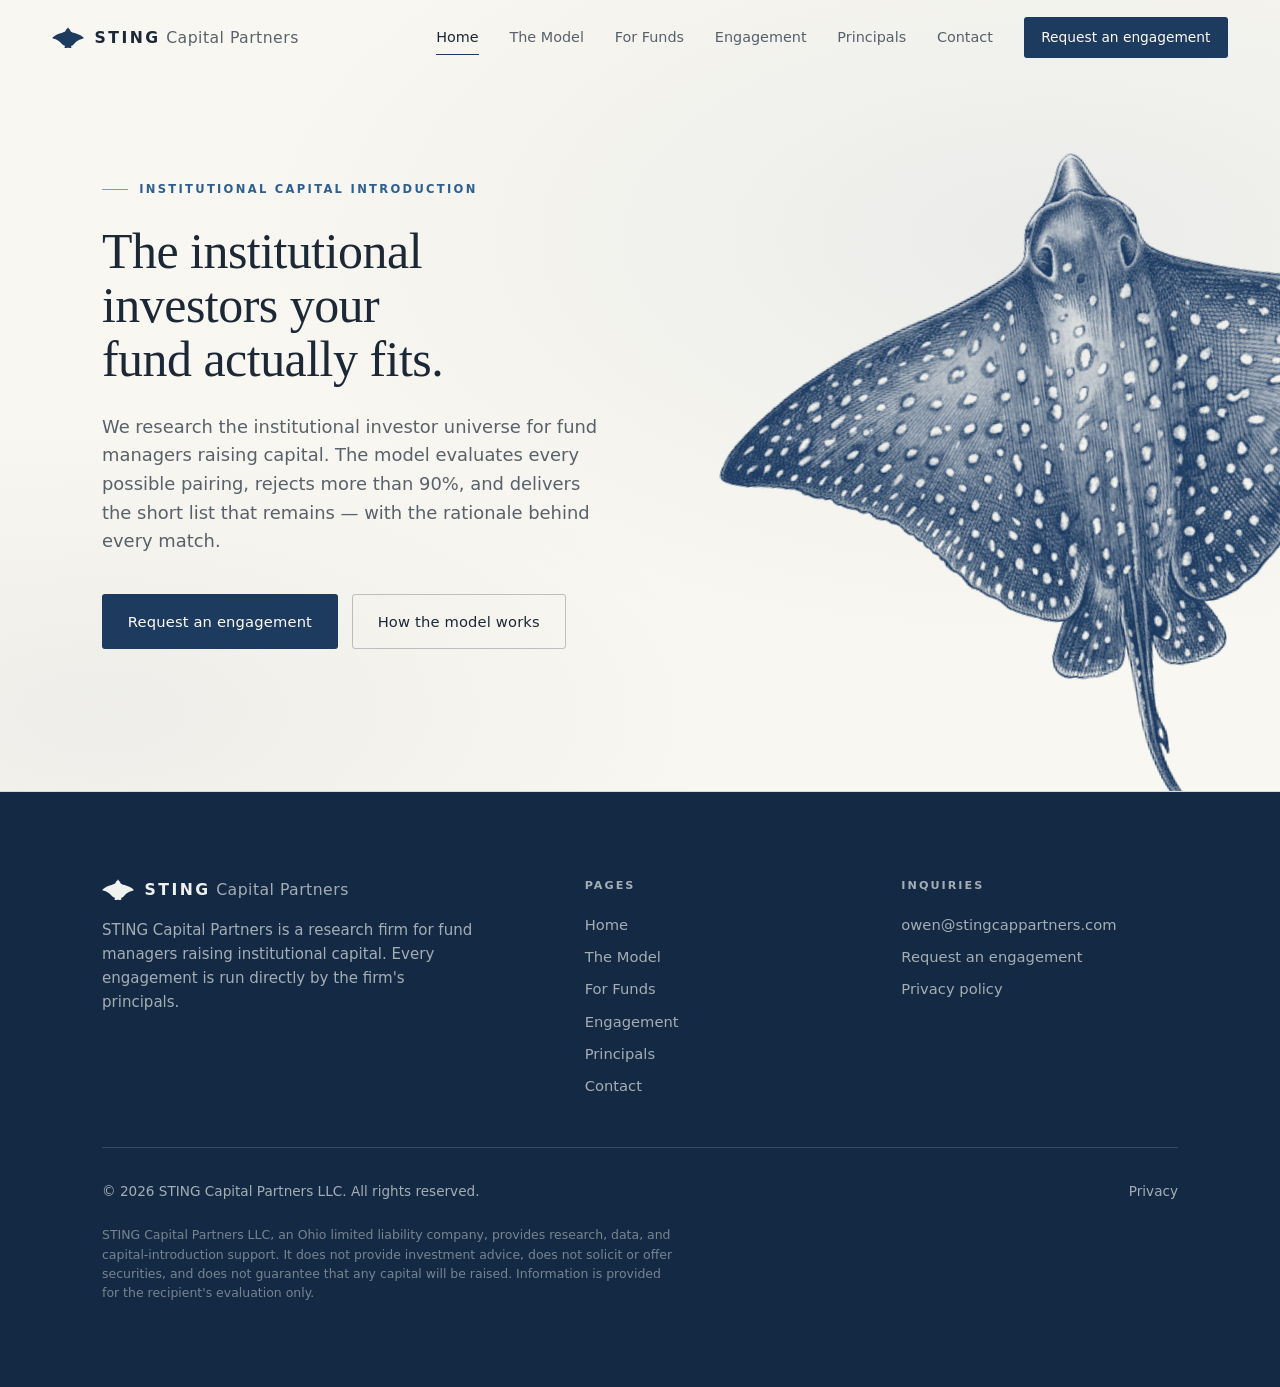
<file: index.html>
<!DOCTYPE html>
<html lang="en">
<head>
<meta charset="UTF-8" />
<meta name="viewport" content="width=device-width, initial-scale=1.0" />
<title>STING Capital Partners | Institutional Capital Introduction</title>
<meta name="description" content="STING Capital Partners is a research firm for fund managers raising institutional capital. Our model evaluates every possible fund-to-investor pairing, rejects more than 90%, and delivers a short, individualized report of the institutions your fund fits." />
<meta http-equiv="Content-Security-Policy" content="default-src 'self'; script-src 'self'; style-src 'self' 'unsafe-inline' https://fonts.googleapis.com; font-src https://fonts.gstatic.com; img-src 'self' data:; connect-src https://api.web3forms.com; form-action https://api.web3forms.com; base-uri 'none'; object-src 'none'; frame-ancestors 'none'" />
<meta name="referrer" content="strict-origin-when-cross-origin" />
<meta name="theme-color" content="#f9f7f1" />
<link rel="canonical" href="https://stingcapitalpartners.com/" />
<meta name="robots" content="index, follow, max-image-preview:large, max-snippet:-1" />
<meta property="og:type" content="website" />
<meta property="og:site_name" content="STING Capital Partners" />
<meta property="og:title" content="STING Capital Partners — Institutional Capital Introduction" />
<meta property="og:description" content="A research firm for fund managers raising institutional capital. Every possible pairing evaluated; more than 90% rejected; one individualized report." />
<meta property="og:url" content="https://stingcapitalpartners.com/" />
<meta property="og:image" content="https://stingcapitalpartners.com/og-image.png" />
<meta property="og:image:width" content="1200" />
<meta property="og:image:height" content="630" />
<meta name="twitter:card" content="summary_large_image" />
<meta name="twitter:title" content="STING Capital Partners — Institutional Capital Introduction" />
<meta name="twitter:description" content="A research firm for fund managers raising institutional capital. Every possible pairing evaluated; one individualized report." />
<meta name="twitter:image" content="https://stingcapitalpartners.com/og-image.png" />
<script type="application/ld+json">{"@context":"https://schema.org","@graph":[{"@type":"Organization","@id":"https://stingcapitalpartners.com/#organization","name":"STING Capital Partners","legalName":"STING Capital Partners LLC","url":"https://stingcapitalpartners.com/","logo":"https://stingcapitalpartners.com/og-image.png","image":"https://stingcapitalpartners.com/og-image.png","email":"owen@stingcappartners.com","description":"Research firm for fund managers raising institutional capital: individualized reports matching funds to the institutional investors and programs they fit.","foundingDate":"2026","address":{"@type":"PostalAddress","addressRegion":"Ohio","addressCountry":"US"},"areaServed":"US","founder":[{"@type":"Person","name":"James Ingle","jobTitle":"Founding Partner","alumniOf":{"@type":"CollegeOrUniversity","name":"Massachusetts Institute of Technology"},"sameAs":"https://www.linkedin.com/in/james-ingle/"},{"@type":"Person","name":"Owen Strayer","jobTitle":"Founding Partner","alumniOf":{"@type":"CollegeOrUniversity","name":"Boston College"},"sameAs":"https://www.linkedin.com/in/owen-strayer-7284a6393/"}]},{"@type":"WebSite","@id":"https://stingcapitalpartners.com/#website","url":"https://stingcapitalpartners.com/","name":"STING Capital Partners","publisher":{"@id":"https://stingcapitalpartners.com/#organization"}}]}</script>
<link rel="icon" href="favicon.svg" type="image/svg+xml" />
<link rel="preload" as="image" href="eagle-ray.webp" />
<link rel="preconnect" href="https://fonts.googleapis.com" />
<link rel="preconnect" href="https://fonts.gstatic.com" crossorigin />
<link href="https://fonts.googleapis.com/css2?family=Newsreader:opsz,wght@6..72,400..600&family=Inter:wght@400;500;600&display=swap" rel="stylesheet" />
<link rel="stylesheet" href="styles.css" />
</head>
<body>

<!-- ================= NAV ================= -->
<header class="nav" id="nav">
  <a class="brand" href="index.html" aria-label="STING Capital Partners — home">
    <svg viewBox="0 0 240 157" fill="currentColor" aria-hidden="true"><path d="M 116.3 4.9 C 116.6 6, 110.8 14.4, 107 18.6 C 104.5 21.3, 103 24.1, 102.5 26.7 C 101.3 34, 93.4 38.5, 71.8 44.5 C 43.3 52.4, 20.9 63.2, 8.7 74.8 C -0.4 83.5, 0.7 85.8, 14.8 88.5 C 19.4 89.4, 25.1 91.2, 27.7 92.5 C 30.2 93.9, 32.9 95, 33.6 95 C 34.3 95, 35 95.3, 35.2 95.8 C 35.4 96.2, 39.3 98.4, 44 100.8 C 53.5 105.6, 56.9 108.4, 65.3 118.5 C 74.3 129.3, 86.6 138.3, 95.3 140.4 L 98 141 96 145.1 C 94.7 147.6, 94 150.5, 94.2 152.8 L 94.5 156.5 104.2 156.8 L 113.8 157.1 114.8 154.3 L 115.8 151.5 115.9 154.3 C 116 156.7, 116.4 157, 119.5 157 C 122.8 157, 123.5 156.3, 123.1 153.3 C 122.8 150.9, 124.8 152, 125.4 154.5 C 126 156.9, 126.3 157, 134.4 157 C 146 157, 148.5 154.1, 143.9 145.6 C 142.8 143.5, 142 141.7, 142.2 141.6 C 142.4 141.5, 144.4 140.8, 146.8 140.1 C 154.6 137.9, 159.2 134.1, 175.7 116.2 C 182.2 109.2, 184 107.8, 190.6 104.6 C 192.3 103.8, 194.2 102.4, 195 101.6 C 195.7 100.7, 197 100, 197.9 100 C 198.9 100, 200.5 99.3, 201.6 98.5 C 205.5 95.4, 212.9 92.5, 228 87.9 C 239.3 84.5, 240.1 83, 233.7 76.2 C 222.5 64.4, 199.2 52.9, 169.3 44.4 C 144.2 37.3, 137 33, 137 25.3 C 137 23.6, 135.5 21.3, 132.5 18.3 C 130 15.9, 126.8 11.7, 125.5 8.9 C 122.2 2.5, 120.1 2.3, 120.8 8.5 C 121.2 12.6, 121.1 13, 119.1 13 C 117.4 13, 117 12.5, 117.4 11.3 C 119.1 5.6, 119.1 4.3, 117.6 4.3 C 116.8 4.3, 116.2 4.6, 116.3 4.9" fill-rule="evenodd"/></svg>
    <b><span class="bm">STING</span> <span class="sub">Capital Partners</span></b>
  </a>
  <nav class="nav-links" id="navLinks" aria-label="Primary">
    <a data-page="index.html" href="index.html">Home</a>
    <a data-page="model.html" href="model.html">The Model</a>
    <a data-page="for-funds.html" href="for-funds.html">For Funds</a>
    <a data-page="engagement.html" href="engagement.html">Engagement</a>
    <a data-page="principals.html" href="principals.html">Principals</a>
    <a data-page="contact.html" href="contact.html">Contact</a>
    <a class="nav-cta" href="contact.html">Request an engagement</a>
  </nav>
  <button class="nav-toggle" id="navToggle" aria-label="Open menu" aria-expanded="false" aria-controls="navLinks">
    <span></span><span></span>
  </button>
</header>

<main>

<!-- ================= HERO ================= -->
<section class="hero">
  <div class="hero-glow" aria-hidden="true"></div>
  <div class="wrap hero-inner">
    <div class="hero-copy">
      <p class="eyebrow reveal">Institutional Capital Introduction</p>
      <h1 class="reveal d1">The institutional investors your fund actually fits.</h1>
      <p class="lead reveal d2">We research the institutional investor universe for fund managers raising capital. The model evaluates every possible pairing, rejects more than 90%, and delivers the short list that remains — with the rationale behind every match.</p>
      <div class="hero-actions reveal d3">
        <a class="btn btn--solid" href="contact.html">Request an engagement</a>
        <a class="btn btn--ghost" href="model.html">How the model works</a>
      </div>
    </div>
  </div>
  <figure class="hero-fig" aria-hidden="true">
    <img src="eagle-ray.webp" width="544" height="492" alt="" />
  </figure>
</section>

</main>

<!-- ================= FOOTER ================= -->
<footer class="footer">
  <div class="wrap">
    <div class="footer-top">
      <div>
        <div class="brand">
          <svg viewBox="0 0 240 157" fill="currentColor" aria-hidden="true"><path d="M 116.3 4.9 C 116.6 6, 110.8 14.4, 107 18.6 C 104.5 21.3, 103 24.1, 102.5 26.7 C 101.3 34, 93.4 38.5, 71.8 44.5 C 43.3 52.4, 20.9 63.2, 8.7 74.8 C -0.4 83.5, 0.7 85.8, 14.8 88.5 C 19.4 89.4, 25.1 91.2, 27.7 92.5 C 30.2 93.9, 32.9 95, 33.6 95 C 34.3 95, 35 95.3, 35.2 95.8 C 35.4 96.2, 39.3 98.4, 44 100.8 C 53.5 105.6, 56.9 108.4, 65.3 118.5 C 74.3 129.3, 86.6 138.3, 95.3 140.4 L 98 141 96 145.1 C 94.7 147.6, 94 150.5, 94.2 152.8 L 94.5 156.5 104.2 156.8 L 113.8 157.1 114.8 154.3 L 115.8 151.5 115.9 154.3 C 116 156.7, 116.4 157, 119.5 157 C 122.8 157, 123.5 156.3, 123.1 153.3 C 122.8 150.9, 124.8 152, 125.4 154.5 C 126 156.9, 126.3 157, 134.4 157 C 146 157, 148.5 154.1, 143.9 145.6 C 142.8 143.5, 142 141.7, 142.2 141.6 C 142.4 141.5, 144.4 140.8, 146.8 140.1 C 154.6 137.9, 159.2 134.1, 175.7 116.2 C 182.2 109.2, 184 107.8, 190.6 104.6 C 192.3 103.8, 194.2 102.4, 195 101.6 C 195.7 100.7, 197 100, 197.9 100 C 198.9 100, 200.5 99.3, 201.6 98.5 C 205.5 95.4, 212.9 92.5, 228 87.9 C 239.3 84.5, 240.1 83, 233.7 76.2 C 222.5 64.4, 199.2 52.9, 169.3 44.4 C 144.2 37.3, 137 33, 137 25.3 C 137 23.6, 135.5 21.3, 132.5 18.3 C 130 15.9, 126.8 11.7, 125.5 8.9 C 122.2 2.5, 120.1 2.3, 120.8 8.5 C 121.2 12.6, 121.1 13, 119.1 13 C 117.4 13, 117 12.5, 117.4 11.3 C 119.1 5.6, 119.1 4.3, 117.6 4.3 C 116.8 4.3, 116.2 4.6, 116.3 4.9" fill-rule="evenodd"/></svg>
          <b><span class="bm">STING</span> <span class="sub">Capital Partners</span></b>
        </div>
        <p class="footer-blurb">STING Capital Partners is a research firm for fund managers raising institutional capital. Every engagement is run directly by the firm's principals.</p>
      </div>
      <div class="footer-col">
        <h4>Pages</h4>
        <a href="index.html">Home</a>
        <a href="model.html">The Model</a>
        <a href="for-funds.html">For Funds</a>
        <a href="engagement.html">Engagement</a>
        <a href="principals.html">Principals</a>
        <a href="contact.html">Contact</a>
      </div>
      <div class="footer-col">
        <h4>Inquiries</h4>
        <a href="mailto:owen@stingcappartners.com">owen@stingcappartners.com</a>
        <a href="contact.html">Request an engagement</a>
        <a href="privacy.html">Privacy policy</a>
      </div>
    </div>
    <div class="footer-bot">
      <span class="copy">© <span id="year">2026</span> STING Capital Partners LLC. All rights reserved.</span>
      <a class="copy" href="privacy.html">Privacy</a>
    </div>
    <p class="disclaimer">STING Capital Partners LLC, an Ohio limited liability company, provides research, data, and capital-introduction support. It does not provide investment advice, does not solicit or offer securities, and does not guarantee that any capital will be raised. Information is provided for the recipient's evaluation only.</p>
  </div>
</footer>

<script src="main.js"></script>
</body>
</html>
</file>
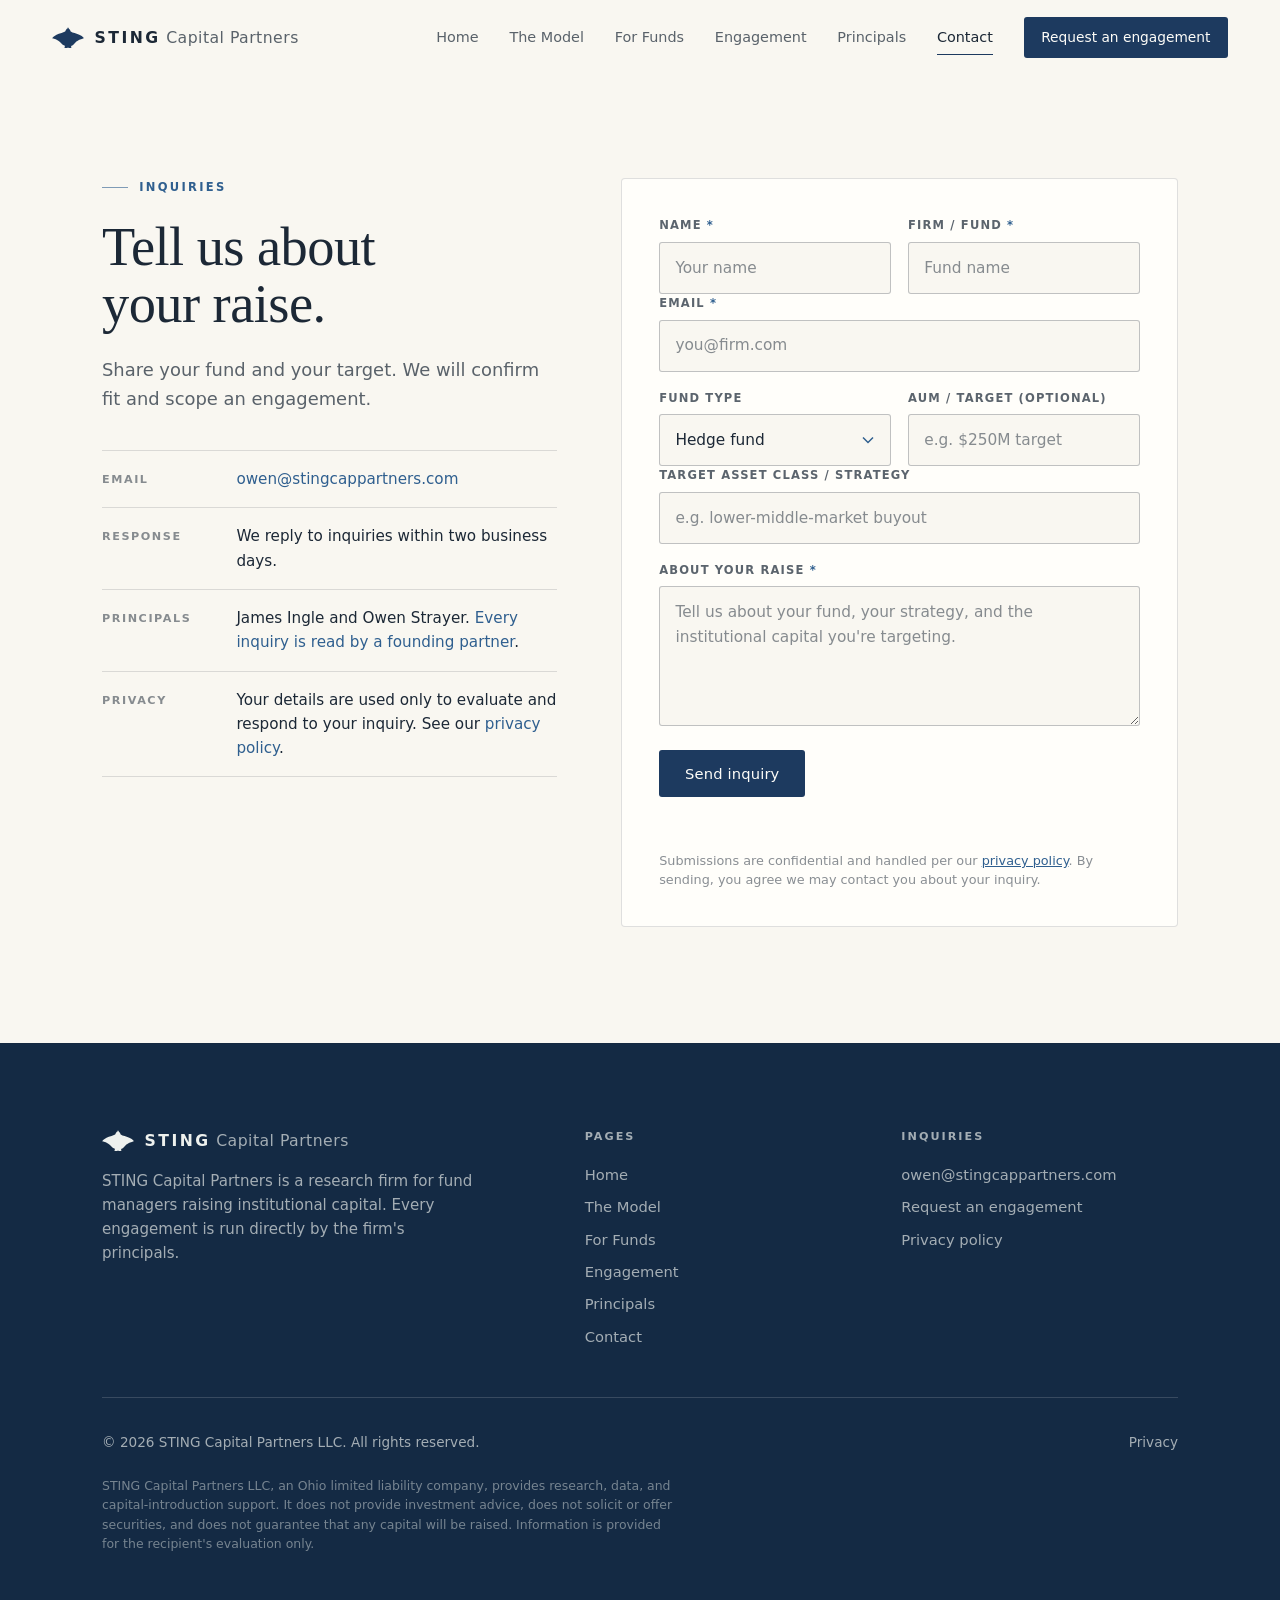
<file: contact.html>
<!DOCTYPE html>
<html lang="en">
<head>
<meta charset="UTF-8" />
<meta name="viewport" content="width=device-width, initial-scale=1.0" />
<title>Contact | STING Capital Partners</title>
<meta name="description" content="Tell us about your fund and your target raise. We will confirm fit and scope an engagement. Submissions are confidential." />
<meta http-equiv="Content-Security-Policy" content="default-src 'self'; script-src 'self'; style-src 'self' 'unsafe-inline' https://fonts.googleapis.com; font-src https://fonts.gstatic.com; img-src 'self' data:; connect-src https://api.web3forms.com; form-action https://api.web3forms.com; base-uri 'none'; object-src 'none'; frame-ancestors 'none'" />
<meta name="referrer" content="strict-origin-when-cross-origin" />
<meta name="theme-color" content="#f9f7f1" />
<link rel="canonical" href="https://stingcapitalpartners.com/contact" />
<meta name="robots" content="index, follow, max-image-preview:large, max-snippet:-1" />
<meta property="og:type" content="website" />
<meta property="og:site_name" content="STING Capital Partners" />
<meta property="og:title" content="Contact — STING Capital Partners" />
<meta property="og:description" content="Tell us about your fund and your target raise. We will confirm fit and scope an engagement." />
<meta property="og:url" content="https://stingcapitalpartners.com/contact" />
<meta property="og:image" content="https://stingcapitalpartners.com/og-image.png" />
<meta property="og:image:width" content="1200" />
<meta property="og:image:height" content="630" />
<meta name="twitter:card" content="summary_large_image" />
<meta name="twitter:title" content="Contact — STING Capital Partners" />
<meta name="twitter:description" content="Tell us about your fund and your target raise. Every inquiry is read by a founding partner." />
<meta name="twitter:image" content="https://stingcapitalpartners.com/og-image.png" />
<link rel="icon" href="favicon.svg" type="image/svg+xml" />
<link rel="preconnect" href="https://fonts.googleapis.com" />
<link rel="preconnect" href="https://fonts.gstatic.com" crossorigin />
<link href="https://fonts.googleapis.com/css2?family=Newsreader:opsz,wght@6..72,400..600&family=Inter:wght@400;500;600&display=swap" rel="stylesheet" />
<link rel="stylesheet" href="styles.css" />
</head>
<body>

<!-- ================= NAV ================= -->
<header class="nav" id="nav">
  <a class="brand" href="index.html" aria-label="STING Capital Partners — home">
    <svg viewBox="0 0 240 157" fill="currentColor" aria-hidden="true"><path d="M 116.3 4.9 C 116.6 6, 110.8 14.4, 107 18.6 C 104.5 21.3, 103 24.1, 102.5 26.7 C 101.3 34, 93.4 38.5, 71.8 44.5 C 43.3 52.4, 20.9 63.2, 8.7 74.8 C -0.4 83.5, 0.7 85.8, 14.8 88.5 C 19.4 89.4, 25.1 91.2, 27.7 92.5 C 30.2 93.9, 32.9 95, 33.6 95 C 34.3 95, 35 95.3, 35.2 95.8 C 35.4 96.2, 39.3 98.4, 44 100.8 C 53.5 105.6, 56.9 108.4, 65.3 118.5 C 74.3 129.3, 86.6 138.3, 95.3 140.4 L 98 141 96 145.1 C 94.7 147.6, 94 150.5, 94.2 152.8 L 94.5 156.5 104.2 156.8 L 113.8 157.1 114.8 154.3 L 115.8 151.5 115.9 154.3 C 116 156.7, 116.4 157, 119.5 157 C 122.8 157, 123.5 156.3, 123.1 153.3 C 122.8 150.9, 124.8 152, 125.4 154.5 C 126 156.9, 126.3 157, 134.4 157 C 146 157, 148.5 154.1, 143.9 145.6 C 142.8 143.5, 142 141.7, 142.2 141.6 C 142.4 141.5, 144.4 140.8, 146.8 140.1 C 154.6 137.9, 159.2 134.1, 175.7 116.2 C 182.2 109.2, 184 107.8, 190.6 104.6 C 192.3 103.8, 194.2 102.4, 195 101.6 C 195.7 100.7, 197 100, 197.9 100 C 198.9 100, 200.5 99.3, 201.6 98.5 C 205.5 95.4, 212.9 92.5, 228 87.9 C 239.3 84.5, 240.1 83, 233.7 76.2 C 222.5 64.4, 199.2 52.9, 169.3 44.4 C 144.2 37.3, 137 33, 137 25.3 C 137 23.6, 135.5 21.3, 132.5 18.3 C 130 15.9, 126.8 11.7, 125.5 8.9 C 122.2 2.5, 120.1 2.3, 120.8 8.5 C 121.2 12.6, 121.1 13, 119.1 13 C 117.4 13, 117 12.5, 117.4 11.3 C 119.1 5.6, 119.1 4.3, 117.6 4.3 C 116.8 4.3, 116.2 4.6, 116.3 4.9" fill-rule="evenodd"/></svg>
    <b><span class="bm">STING</span> <span class="sub">Capital Partners</span></b>
  </a>
  <nav class="nav-links" id="navLinks" aria-label="Primary">
    <a data-page="index.html" href="index.html">Home</a>
    <a data-page="model.html" href="model.html">The Model</a>
    <a data-page="for-funds.html" href="for-funds.html">For Funds</a>
    <a data-page="engagement.html" href="engagement.html">Engagement</a>
    <a data-page="principals.html" href="principals.html">Principals</a>
    <a data-page="contact.html" href="contact.html">Contact</a>
    <a class="nav-cta" href="contact.html">Request an engagement</a>
  </nav>
  <button class="nav-toggle" id="navToggle" aria-label="Open menu" aria-expanded="false" aria-controls="navLinks">
    <span></span><span></span>
  </button>
</header>

<main>

<!-- ================= CONTACT ================= -->
<section class="contact-section">
  <div class="wrap">
    <div class="contact-grid">

      <div class="contact-info reveal">
        <p class="eyebrow">Inquiries</p>
        <h1>Tell us about your raise.</h1>
        <p class="lead">Share your fund and your target. We will confirm fit and scope an engagement.</p>
        <div class="info-list">
          <div class="info-row">
            <div class="k">Email</div>
            <!-- contact email -->
            <div class="v"><a href="mailto:owen@stingcappartners.com">owen@stingcappartners.com</a></div>
          </div>
          <div class="info-row">
            <div class="k">Response</div>
            <div class="v">We reply to inquiries within two business days.</div>
          </div>
          <div class="info-row">
            <div class="k">Principals</div>
            <div class="v">James Ingle and Owen Strayer. <a href="principals.html">Every inquiry is read by a founding partner</a>.</div>
          </div>
          <div class="info-row">
            <div class="k">Privacy</div>
            <div class="v">Your details are used only to evaluate and respond to your inquiry. See our <a href="privacy.html">privacy policy</a>.</div>
          </div>
        </div>
      </div>

      <div class="reveal d1">
        <form id="contactForm" class="form" novalidate>
          <!-- Web3Forms — inquiries deliver to the email set in the Web3Forms account. -->
          <input type="hidden" name="access_key" value="7f0f4fa1-c07a-4fb1-91a2-f0a1167fa19e" />
          <input type="hidden" name="subject" value="New inquiry — STING Capital Partners" />
          <input type="hidden" name="from_name" value="STING Capital Partners website" />
          <!-- honeypot: hidden from humans, catches bots -->
          <input type="checkbox" name="botcheck" tabindex="-1" autocomplete="off" style="position:absolute;left:-9999px;" aria-hidden="true" />

          <div class="row2">
            <div class="field">
              <label for="name">Name <span class="req">*</span></label>
              <input class="input" id="name" name="name" type="text" autocomplete="name" placeholder="Your name" required />
            </div>
            <div class="field">
              <label for="firm">Firm / fund <span class="req">*</span></label>
              <input class="input" id="firm" name="firm" type="text" autocomplete="organization" placeholder="Fund name" required />
            </div>
          </div>

          <div class="field">
            <label for="email">Email <span class="req">*</span></label>
            <input class="input" id="email" name="email" type="email" autocomplete="email" placeholder="you@firm.com" required />
          </div>

          <div class="row2">
            <div class="field">
              <label for="ftype">Fund type</label>
              <select class="select" id="ftype" name="fund_type">
                <option>Hedge fund</option>
                <option>Private equity</option>
                <option>Venture capital</option>
                <option>Private credit</option>
                <option>Real assets</option>
                <option>Other</option>
              </select>
            </div>
            <div class="field">
              <label for="aum">AUM / target (optional)</label>
              <input class="input" id="aum" name="aum" type="text" placeholder="e.g. $250M target" />
            </div>
          </div>

          <div class="field">
            <label for="asset">Target asset class / strategy</label>
            <input class="input" id="asset" name="asset_class" type="text" placeholder="e.g. lower-middle-market buyout" />
          </div>

          <div class="field">
            <label for="message">About your raise <span class="req">*</span></label>
            <textarea class="textarea" id="message" name="message" placeholder="Tell us about your fund, your strategy, and the institutional capital you're targeting." required></textarea>
          </div>

          <button class="btn btn--solid" type="submit">Send inquiry</button>
          <p class="form-status" id="formStatus" role="status" aria-live="polite"></p>
          <p class="consent">
            Submissions are confidential and handled per our <a href="privacy.html">privacy policy</a>. By sending, you agree we may contact you about your inquiry.
          </p>
        </form>
      </div>

    </div>
  </div>
</section>

</main>

<!-- ================= FOOTER ================= -->
<footer class="footer">
  <div class="wrap">
    <div class="footer-top">
      <div>
        <div class="brand">
          <svg viewBox="0 0 240 157" fill="currentColor" aria-hidden="true"><path d="M 116.3 4.9 C 116.6 6, 110.8 14.4, 107 18.6 C 104.5 21.3, 103 24.1, 102.5 26.7 C 101.3 34, 93.4 38.5, 71.8 44.5 C 43.3 52.4, 20.9 63.2, 8.7 74.8 C -0.4 83.5, 0.7 85.8, 14.8 88.5 C 19.4 89.4, 25.1 91.2, 27.7 92.5 C 30.2 93.9, 32.9 95, 33.6 95 C 34.3 95, 35 95.3, 35.2 95.8 C 35.4 96.2, 39.3 98.4, 44 100.8 C 53.5 105.6, 56.9 108.4, 65.3 118.5 C 74.3 129.3, 86.6 138.3, 95.3 140.4 L 98 141 96 145.1 C 94.7 147.6, 94 150.5, 94.2 152.8 L 94.5 156.5 104.2 156.8 L 113.8 157.1 114.8 154.3 L 115.8 151.5 115.9 154.3 C 116 156.7, 116.4 157, 119.5 157 C 122.8 157, 123.5 156.3, 123.1 153.3 C 122.8 150.9, 124.8 152, 125.4 154.5 C 126 156.9, 126.3 157, 134.4 157 C 146 157, 148.5 154.1, 143.9 145.6 C 142.8 143.5, 142 141.7, 142.2 141.6 C 142.4 141.5, 144.4 140.8, 146.8 140.1 C 154.6 137.9, 159.2 134.1, 175.7 116.2 C 182.2 109.2, 184 107.8, 190.6 104.6 C 192.3 103.8, 194.2 102.4, 195 101.6 C 195.7 100.7, 197 100, 197.9 100 C 198.9 100, 200.5 99.3, 201.6 98.5 C 205.5 95.4, 212.9 92.5, 228 87.9 C 239.3 84.5, 240.1 83, 233.7 76.2 C 222.5 64.4, 199.2 52.9, 169.3 44.4 C 144.2 37.3, 137 33, 137 25.3 C 137 23.6, 135.5 21.3, 132.5 18.3 C 130 15.9, 126.8 11.7, 125.5 8.9 C 122.2 2.5, 120.1 2.3, 120.8 8.5 C 121.2 12.6, 121.1 13, 119.1 13 C 117.4 13, 117 12.5, 117.4 11.3 C 119.1 5.6, 119.1 4.3, 117.6 4.3 C 116.8 4.3, 116.2 4.6, 116.3 4.9" fill-rule="evenodd"/></svg>
          <b><span class="bm">STING</span> <span class="sub">Capital Partners</span></b>
        </div>
        <p class="footer-blurb">STING Capital Partners is a research firm for fund managers raising institutional capital. Every engagement is run directly by the firm's principals.</p>
      </div>
      <div class="footer-col">
        <h4>Pages</h4>
        <a href="index.html">Home</a>
        <a href="model.html">The Model</a>
        <a href="for-funds.html">For Funds</a>
        <a href="engagement.html">Engagement</a>
        <a href="principals.html">Principals</a>
        <a href="contact.html">Contact</a>
      </div>
      <div class="footer-col">
        <h4>Inquiries</h4>
        <a href="mailto:owen@stingcappartners.com">owen@stingcappartners.com</a>
        <a href="contact.html">Request an engagement</a>
        <a href="privacy.html">Privacy policy</a>
      </div>
    </div>
    <div class="footer-bot">
      <span class="copy">© <span id="year">2026</span> STING Capital Partners LLC. All rights reserved.</span>
      <a class="copy" href="privacy.html">Privacy</a>
    </div>
    <p class="disclaimer">STING Capital Partners LLC, an Ohio limited liability company, provides research, data, and capital-introduction support. It does not provide investment advice, does not solicit or offer securities, and does not guarantee that any capital will be raised. Information is provided for the recipient's evaluation only.</p>
  </div>
</footer>

<script src="main.js"></script>
</body>
</html>
</file>
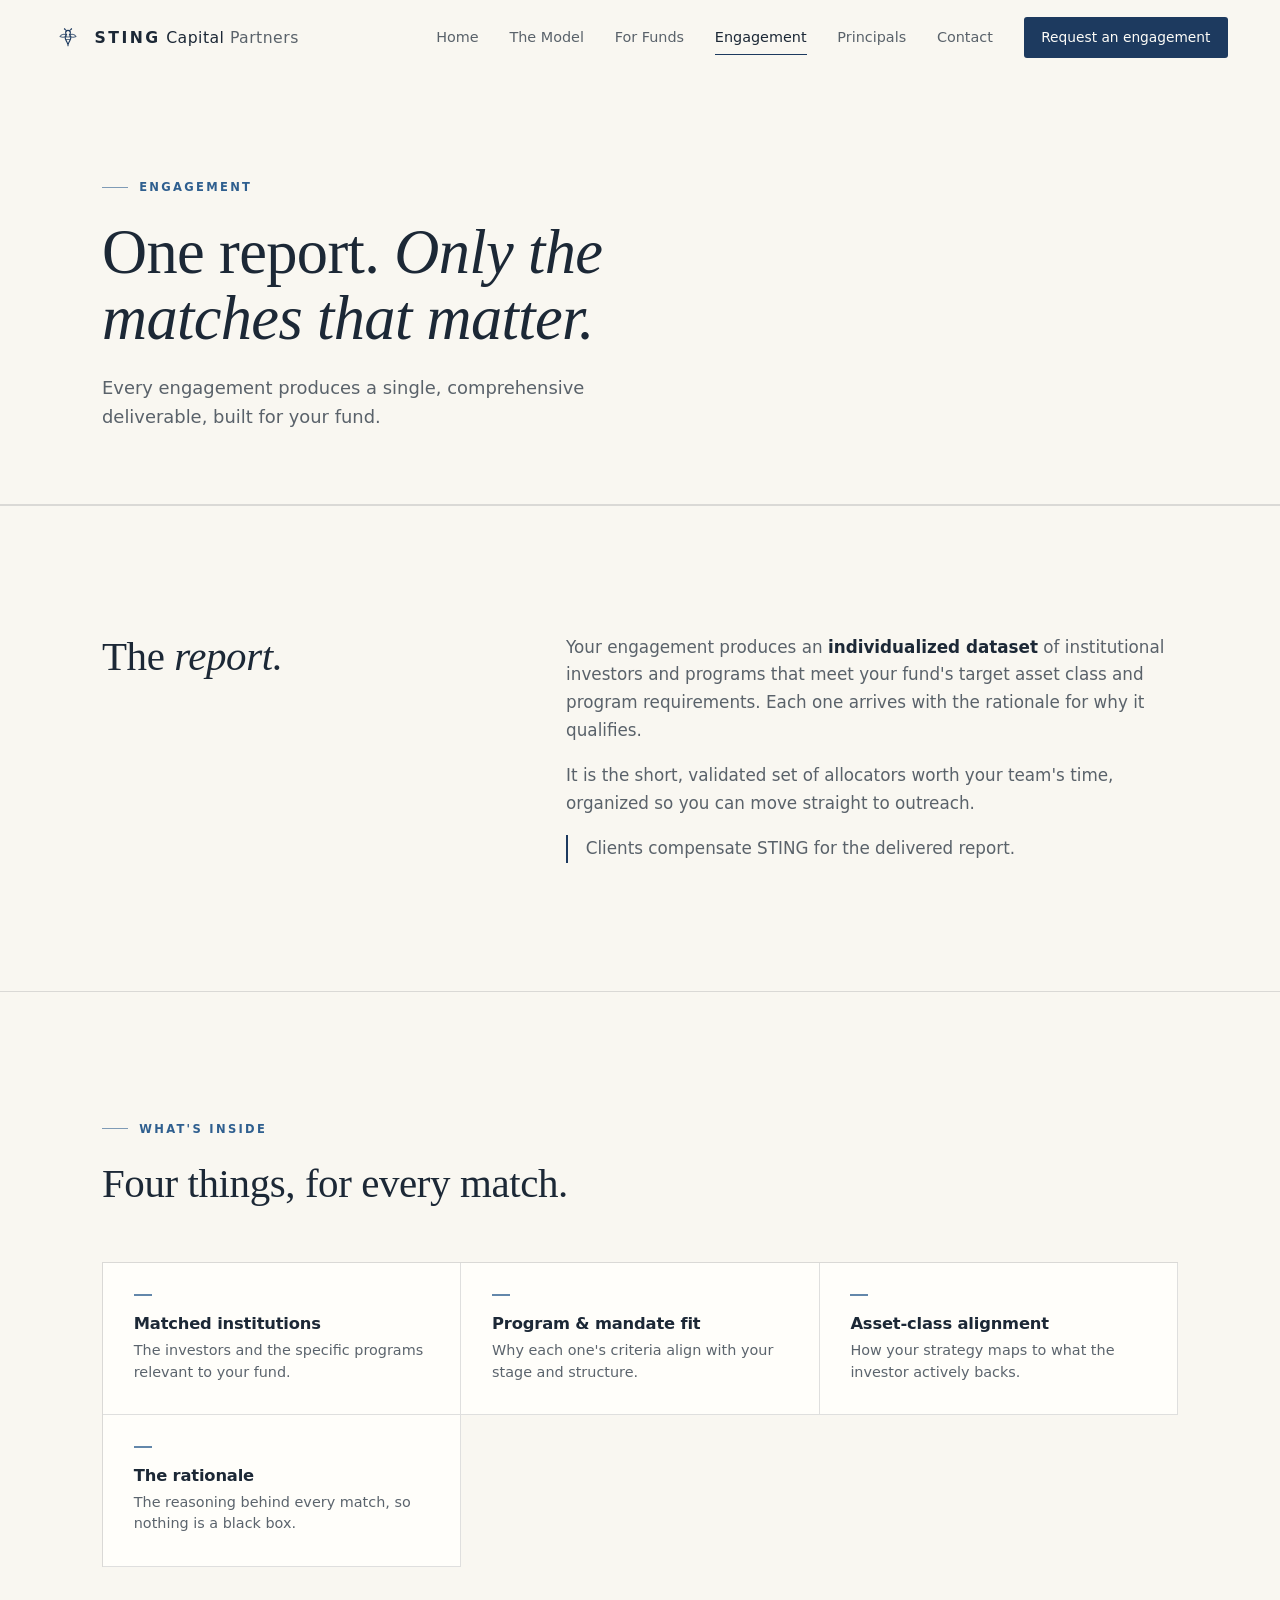
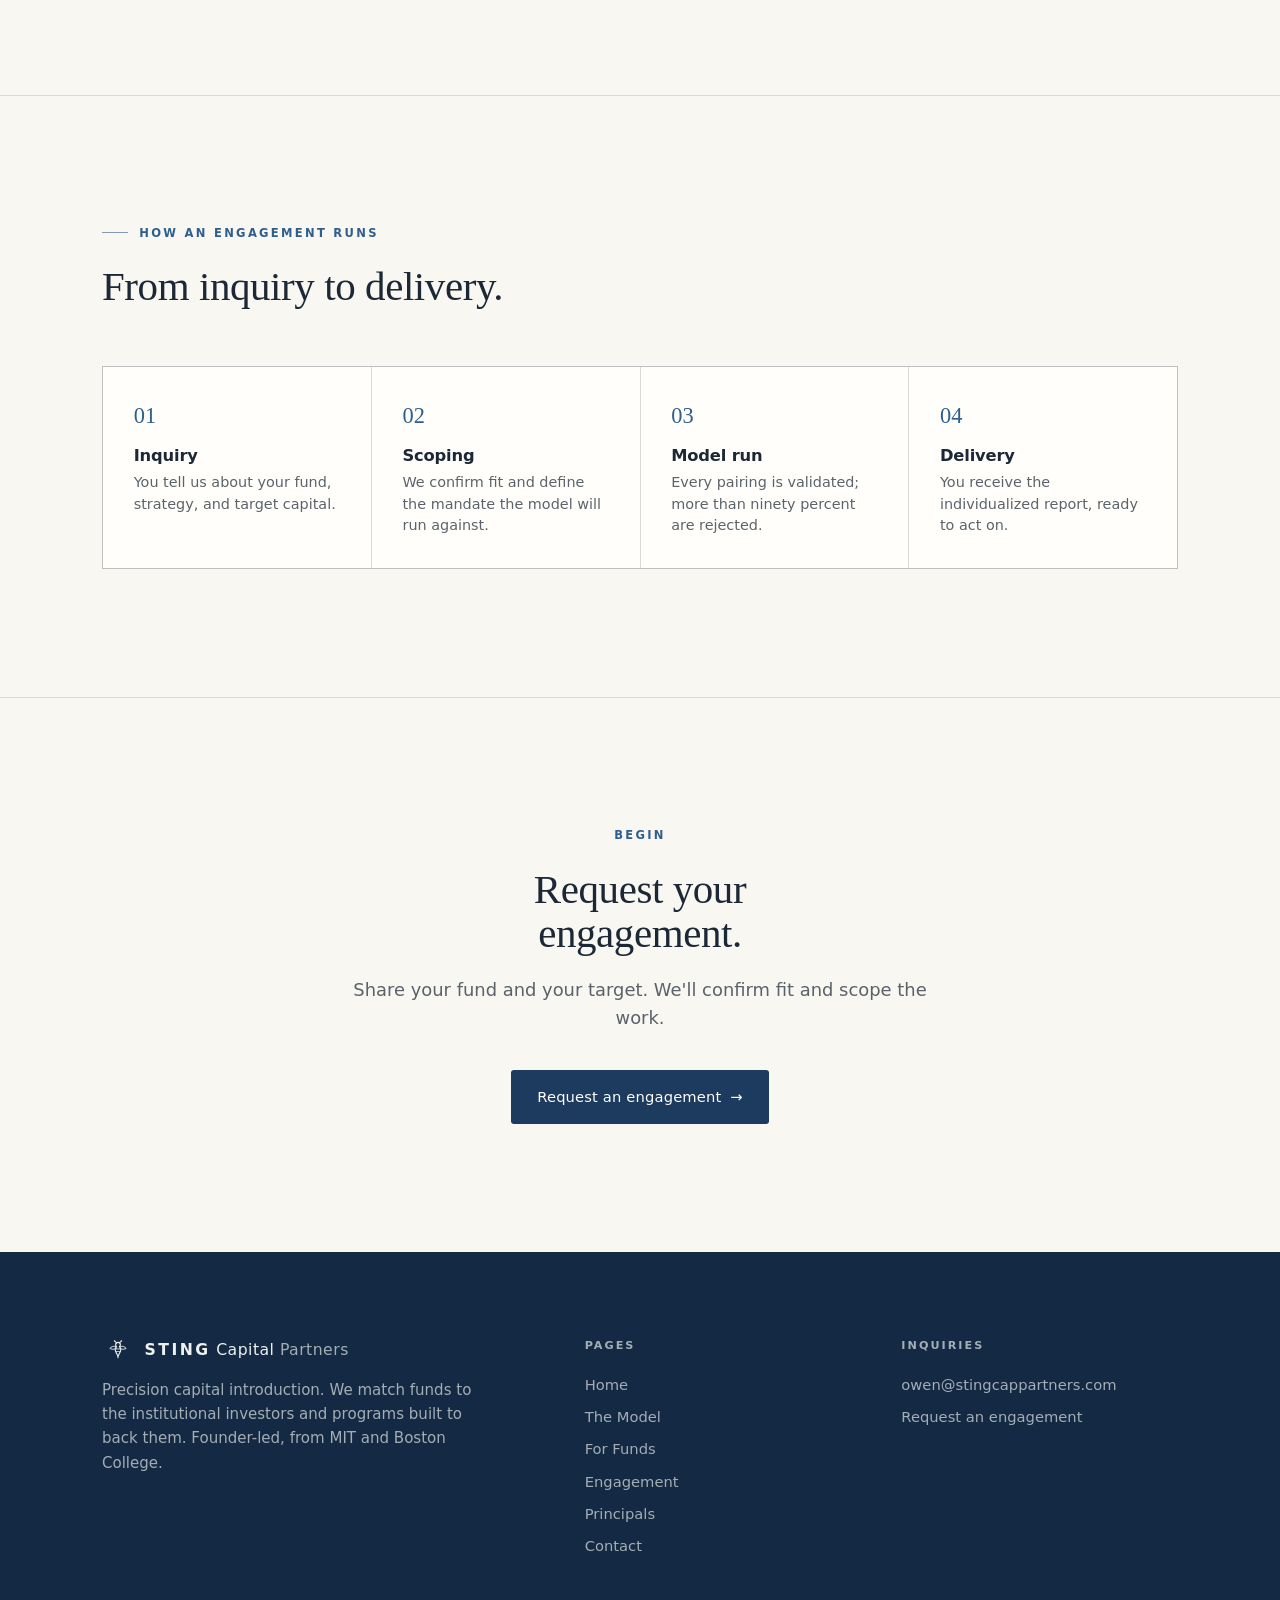
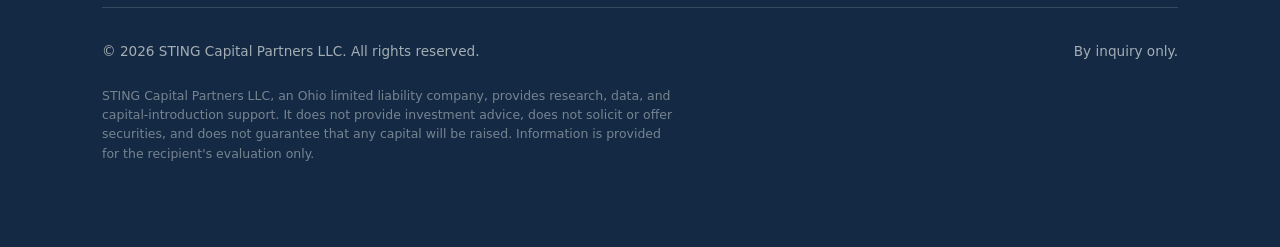
<file: engagement.html>
<!DOCTYPE html>
<html lang="en">
<head>
<meta charset="UTF-8" />
<meta name="viewport" content="width=device-width, initial-scale=1.0" />
<title>Engagement | STING Capital Partners</title>
<meta name="description" content="An engagement with STING produces a single, individualized report: the institutional investors and programs that meet your fund's target asset class and program requirements." />
<meta http-equiv="Content-Security-Policy" content="default-src 'self'; script-src 'self'; style-src 'self' 'unsafe-inline' https://fonts.googleapis.com; font-src https://fonts.gstatic.com; img-src 'self' data:; connect-src https://api.web3forms.com; form-action https://api.web3forms.com; base-uri 'none'; object-src 'none'; frame-ancestors 'none'" />
<meta name="referrer" content="strict-origin-when-cross-origin" />
<meta name="theme-color" content="#0a0b0e" />
<link rel="canonical" href="https://stingcapitalpartners.com/engagement" />
<meta name="robots" content="index, follow, max-image-preview:large, max-snippet:-1" />
<meta property="og:type" content="website" />
<meta property="og:site_name" content="STING Capital Partners" />
<meta property="og:title" content="Engagement — STING Capital Partners" />
<meta property="og:description" content="An engagement with STING produces a single, individualized report: the institutional investors and programs that meet your fund's target asset class and program requirements." />
<meta property="og:url" content="https://stingcapitalpartners.com/engagement" />
<meta property="og:image" content="https://stingcapitalpartners.com/og-image.png" />
<meta property="og:image:width" content="1200" />
<meta property="og:image:height" content="630" />
<meta name="twitter:card" content="summary_large_image" />
<meta name="twitter:title" content="Engagement — STING Capital Partners" />
<meta name="twitter:description" content="One individualized report: the institutional investors and programs built to back your fund, each with the rationale for the match." />
<meta name="twitter:image" content="https://stingcapitalpartners.com/og-image.png" />
<link rel="icon" href="favicon.svg" type="image/svg+xml" />
<link rel="preconnect" href="https://fonts.googleapis.com" />
<link rel="preconnect" href="https://fonts.gstatic.com" crossorigin />
<link href="https://fonts.googleapis.com/css2?family=Newsreader:ital,opsz,wght@0,6..72,400..600;1,6..72,400..600&family=Space+Grotesk:wght@400;500;600&display=swap" rel="stylesheet" />
<link rel="stylesheet" href="styles.css" />
</head>
<body>

<!-- ================= NAV ================= -->
<header class="nav" id="nav">
  <a class="brand" href="index.html" aria-label="STING Capital Partners — home">
    <svg viewBox="0 0 32 32" fill="none" stroke="currentColor" stroke-width="1.7" stroke-linecap="round" stroke-linejoin="round" aria-hidden="true">
      <path d="M13.6 6.2 Q12.2 3.6 10.9 3" opacity="0.85"/>
      <path d="M18.4 6.2 Q19.8 3.6 21.1 3" opacity="0.85"/>
      <circle cx="10.7" cy="2.9" r="1" fill="currentColor" stroke="none"/>
      <circle cx="21.3" cy="2.9" r="1" fill="currentColor" stroke="none"/>
      <path d="M13.9 11.8 C9.2 10.4 5.2 11.8 3.9 14.6 C6.4 15.9 10.8 15.7 14 13.9" opacity="0.8"/>
      <path d="M18.1 11.8 C22.8 10.4 26.8 11.8 28.1 14.6 C25.6 15.9 21.2 15.7 18 13.9" opacity="0.8"/>
      <path d="M16 5.1 c2.4 0 3.6 1.8 3.6 3.5 c0 1.3 -0.7 2.2 -1.2 3 c1.2 1 1.9 2.5 1.9 4.2 c0 2.1 -0.8 3.9 -1.7 5.3 c-0.8 1.2 -1.6 3.1 -2.6 5.7 c-1 -2.6 -1.8 -4.5 -2.6 -5.7 c-0.9 -1.4 -1.7 -3.2 -1.7 -5.3 c0 -1.7 0.7 -3.2 1.9 -4.2 c-0.5 -0.8 -1.2 -1.7 -1.2 -3 c0 -1.7 1.2 -3.5 3.6 -3.5 z"/>
      <path d="M13.3 15.2 H18.7" opacity="0.7"/>
      <path d="M13.6 19 H18.4" opacity="0.7"/>
      <path d="M16 26.4 l1.1 2.2 -1.1 1.1 -1.1 -1.1 z" fill="currentColor" stroke="none" opacity="0.9"/>
    </svg>
    <b><span class="bm">STING</span> Capital <span class="sub">Partners</span></b>
  </a>
  <nav class="nav-links" id="navLinks" aria-label="Primary">
    <a data-page="index.html" href="index.html">Home</a>
    <a data-page="model.html" href="model.html">The Model</a>
    <a data-page="for-funds.html" href="for-funds.html">For Funds</a>
    <a data-page="engagement.html" href="engagement.html">Engagement</a>
    <a data-page="principals.html" href="principals.html">Principals</a>
    <a data-page="contact.html" href="contact.html">Contact</a>
    <a class="nav-cta" href="contact.html">Request an engagement</a>
  </nav>
  <button class="nav-toggle" id="navToggle" aria-label="Open menu" aria-expanded="false" aria-controls="navLinks">
    <span></span><span></span>
  </button>
</header>

<main>

<!-- ================= PAGE HEAD ================= -->
<section class="page-head">
  <div class="wrap">
    <p class="eyebrow reveal">Engagement</p>
    <h1 class="reveal d1">One report. <em class="it">Only the matches that matter.</em></h1>
    <p class="lead reveal d2">Every engagement produces a single, comprehensive deliverable, built for your fund.</p>
  </div>
</section>

<!-- ================= THE REPORT ================= -->
<section class="section">
  <div class="wrap split reveal">
    <h2>The <em class="it">report.</em></h2>
    <div class="split-body">
      <p>Your engagement produces an <strong>individualized dataset</strong> of institutional investors and programs that meet your fund's target asset class and program requirements. Each one arrives with the rationale for why it qualifies.</p>
      <p>It is the short, validated set of allocators worth your team's time, organized so you can move straight to outreach.</p>
      <p class="fee-line">Clients compensate STING for the delivered report.</p>
    </div>
  </div>
</section>

<!-- ================= WHAT'S INSIDE ================= -->
<section class="section section--ink2">
  <div class="wrap">
    <div class="sec-head reveal">
      <p class="eyebrow">What's inside</p>
      <h2>Four things, for every match.</h2>
    </div>
    <div class="serve-grid reveal d1">
      <div class="serve"><span class="tick"></span><h3>Matched institutions</h3><p>The investors and the specific programs relevant to your fund.</p></div>
      <div class="serve"><span class="tick"></span><h3>Program &amp; mandate fit</h3><p>Why each one's criteria align with your stage and structure.</p></div>
      <div class="serve"><span class="tick"></span><h3>Asset-class alignment</h3><p>How your strategy maps to what the investor actively backs.</p></div>
      <div class="serve"><span class="tick"></span><h3>The rationale</h3><p>The reasoning behind every match, so nothing is a black box.</p></div>
    </div>
  </div>
</section>

<!-- ================= HOW IT RUNS (timeline) ================= -->
<section class="section">
  <div class="wrap">
    <div class="sec-head reveal">
      <p class="eyebrow">How an engagement runs</p>
      <h2>From inquiry to delivery.</h2>
    </div>
    <div class="timeline reveal d1">
      <div class="phase"><span class="n">01</span><h3>Inquiry</h3><p>You tell us about your fund, strategy, and target capital.</p></div>
      <div class="phase"><span class="n">02</span><h3>Scoping</h3><p>We confirm fit and define the mandate the model will run against.</p></div>
      <div class="phase"><span class="n">03</span><h3>Model run</h3><p>Every pairing is validated; more than ninety percent are rejected.</p></div>
      <div class="phase"><span class="n">04</span><h3>Delivery</h3><p>You receive the individualized report, ready to act on.</p></div>
    </div>
  </div>
</section>

<!-- ================= CLOSING CTA ================= -->
<section class="section section--ink2 cta-band">
  <div class="wrap reveal">
    <p class="eyebrow" style="justify-content:center;">Begin</p>
    <h2>Request your engagement.</h2>
    <p class="lead">Share your fund and your target. We'll confirm fit and scope the work.</p>
    <a class="btn btn--solid" href="contact.html">Request an engagement <span class="ar">→</span></a>
  </div>
</section>

</main>

<!-- ================= FOOTER ================= -->
<footer class="footer">
  <div class="wrap">
    <div class="footer-top">
      <div>
        <div class="brand">
          <svg viewBox="0 0 32 32" fill="none" stroke="currentColor" stroke-width="1.7" stroke-linecap="round" stroke-linejoin="round" aria-hidden="true">
            <path d="M13.6 6.2 Q12.2 3.6 10.9 3" opacity="0.85"/>
            <path d="M18.4 6.2 Q19.8 3.6 21.1 3" opacity="0.85"/>
            <circle cx="10.7" cy="2.9" r="1" fill="currentColor" stroke="none"/>
            <circle cx="21.3" cy="2.9" r="1" fill="currentColor" stroke="none"/>
            <path d="M13.9 11.8 C9.2 10.4 5.2 11.8 3.9 14.6 C6.4 15.9 10.8 15.7 14 13.9" opacity="0.8"/>
            <path d="M18.1 11.8 C22.8 10.4 26.8 11.8 28.1 14.6 C25.6 15.9 21.2 15.7 18 13.9" opacity="0.8"/>
            <path d="M16 5.1 c2.4 0 3.6 1.8 3.6 3.5 c0 1.3 -0.7 2.2 -1.2 3 c1.2 1 1.9 2.5 1.9 4.2 c0 2.1 -0.8 3.9 -1.7 5.3 c-0.8 1.2 -1.6 3.1 -2.6 5.7 c-1 -2.6 -1.8 -4.5 -2.6 -5.7 c-0.9 -1.4 -1.7 -3.2 -1.7 -5.3 c0 -1.7 0.7 -3.2 1.9 -4.2 c-0.5 -0.8 -1.2 -1.7 -1.2 -3 c0 -1.7 1.2 -3.5 3.6 -3.5 z"/>
            <path d="M13.3 15.2 H18.7" opacity="0.7"/>
            <path d="M13.6 19 H18.4" opacity="0.7"/>
            <path d="M16 26.4 l1.1 2.2 -1.1 1.1 -1.1 -1.1 z" fill="currentColor" stroke="none" opacity="0.9"/>
          </svg>
          <b><span class="bm">STING</span> Capital <span class="sub">Partners</span></b>
        </div>
        <p class="footer-blurb">Precision capital introduction. We match funds to the institutional investors and programs built to back them. Founder-led, from MIT and Boston College.</p>
      </div>
      <div class="footer-col">
        <h4>Pages</h4>
        <a href="index.html">Home</a>
        <a href="model.html">The Model</a>
        <a href="for-funds.html">For Funds</a>
        <a href="engagement.html">Engagement</a>
        <a href="principals.html">Principals</a>
        <a href="contact.html">Contact</a>
      </div>
      <div class="footer-col">
        <h4>Inquiries</h4>
        <!-- contact email -->
        <a href="mailto:owen@stingcappartners.com">owen@stingcappartners.com</a>
        <a href="contact.html">Request an engagement</a>
      </div>
    </div>
    <div class="footer-bot">
      <span class="copy">© <span id="year">2026</span> STING Capital Partners LLC. All rights reserved.</span>
      <span class="copy">By inquiry only.</span>
    </div>
    <p class="disclaimer">STING Capital Partners LLC, an Ohio limited liability company, provides research, data, and capital-introduction support. It does not provide investment advice, does not solicit or offer securities, and does not guarantee that any capital will be raised. Information is provided for the recipient's evaluation only.</p>
  </div>
</footer>

<script src="main.js"></script>
</body>
</html>
</file>
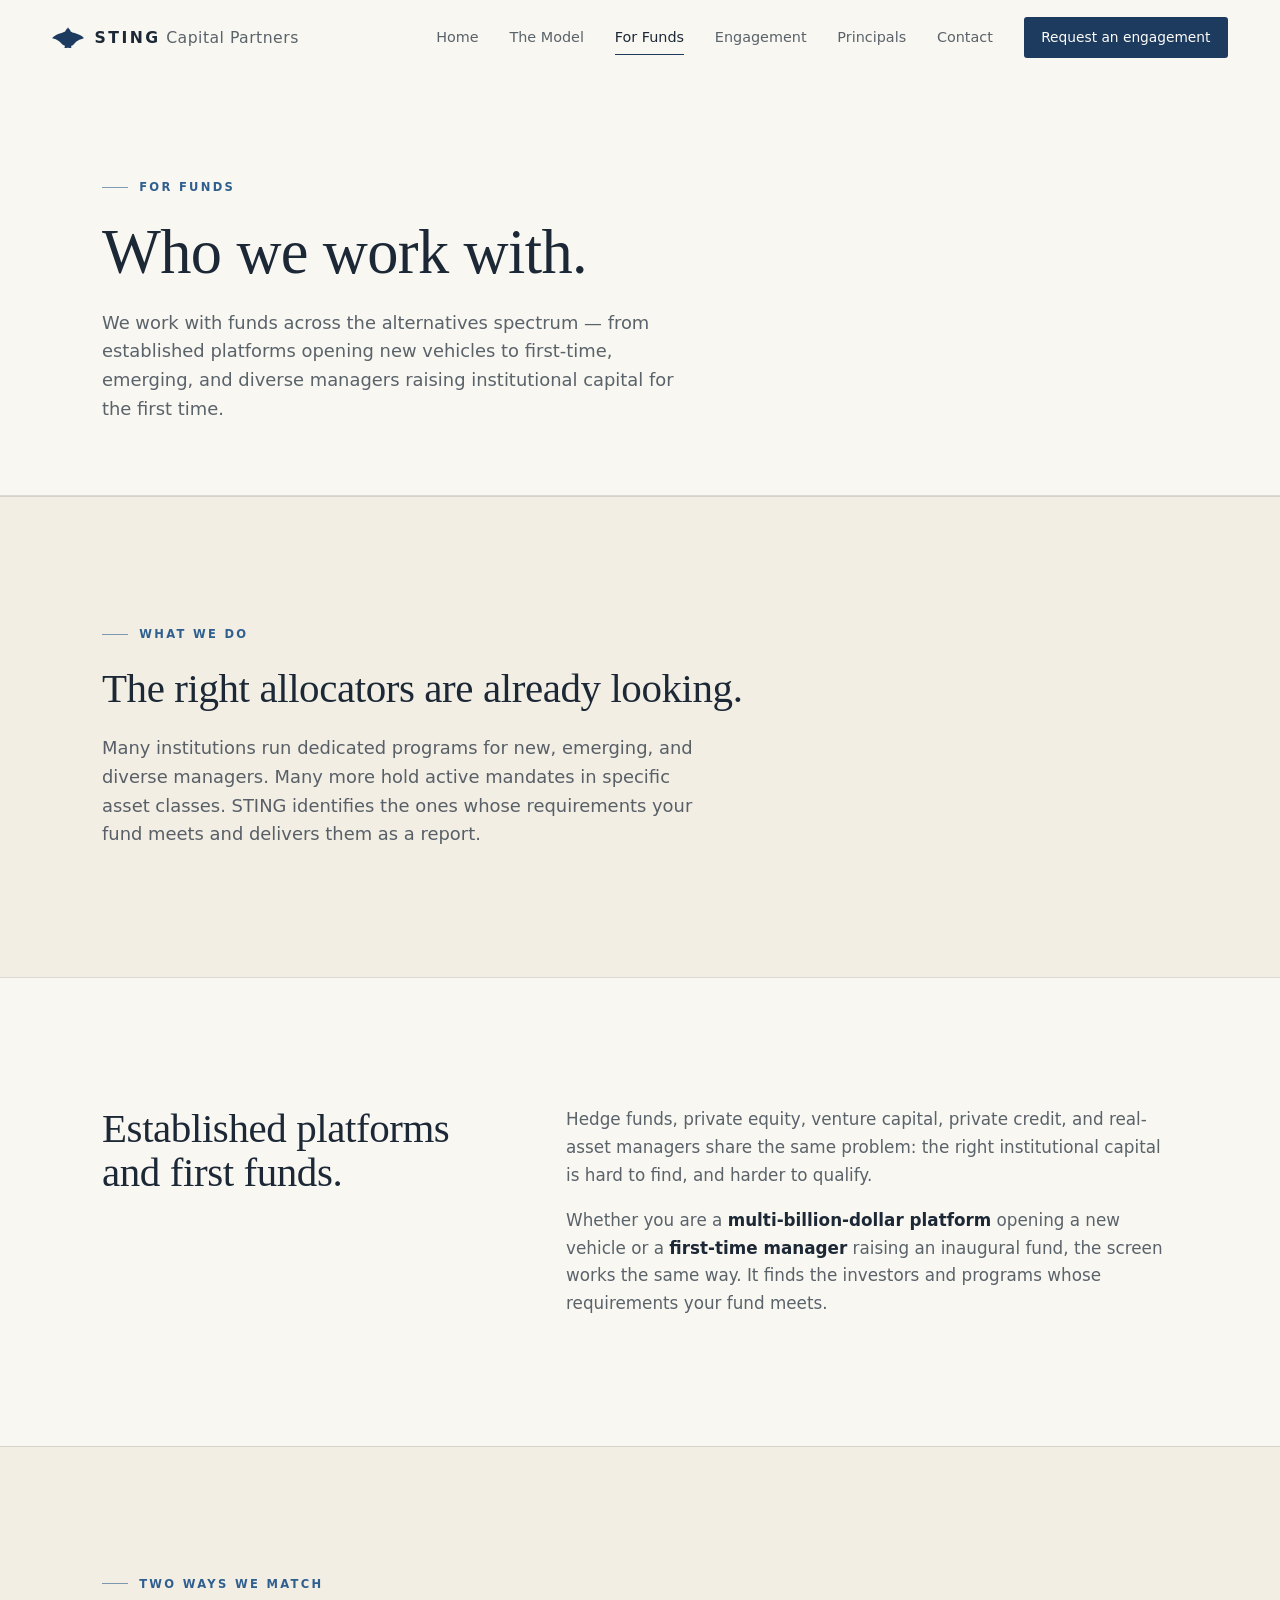
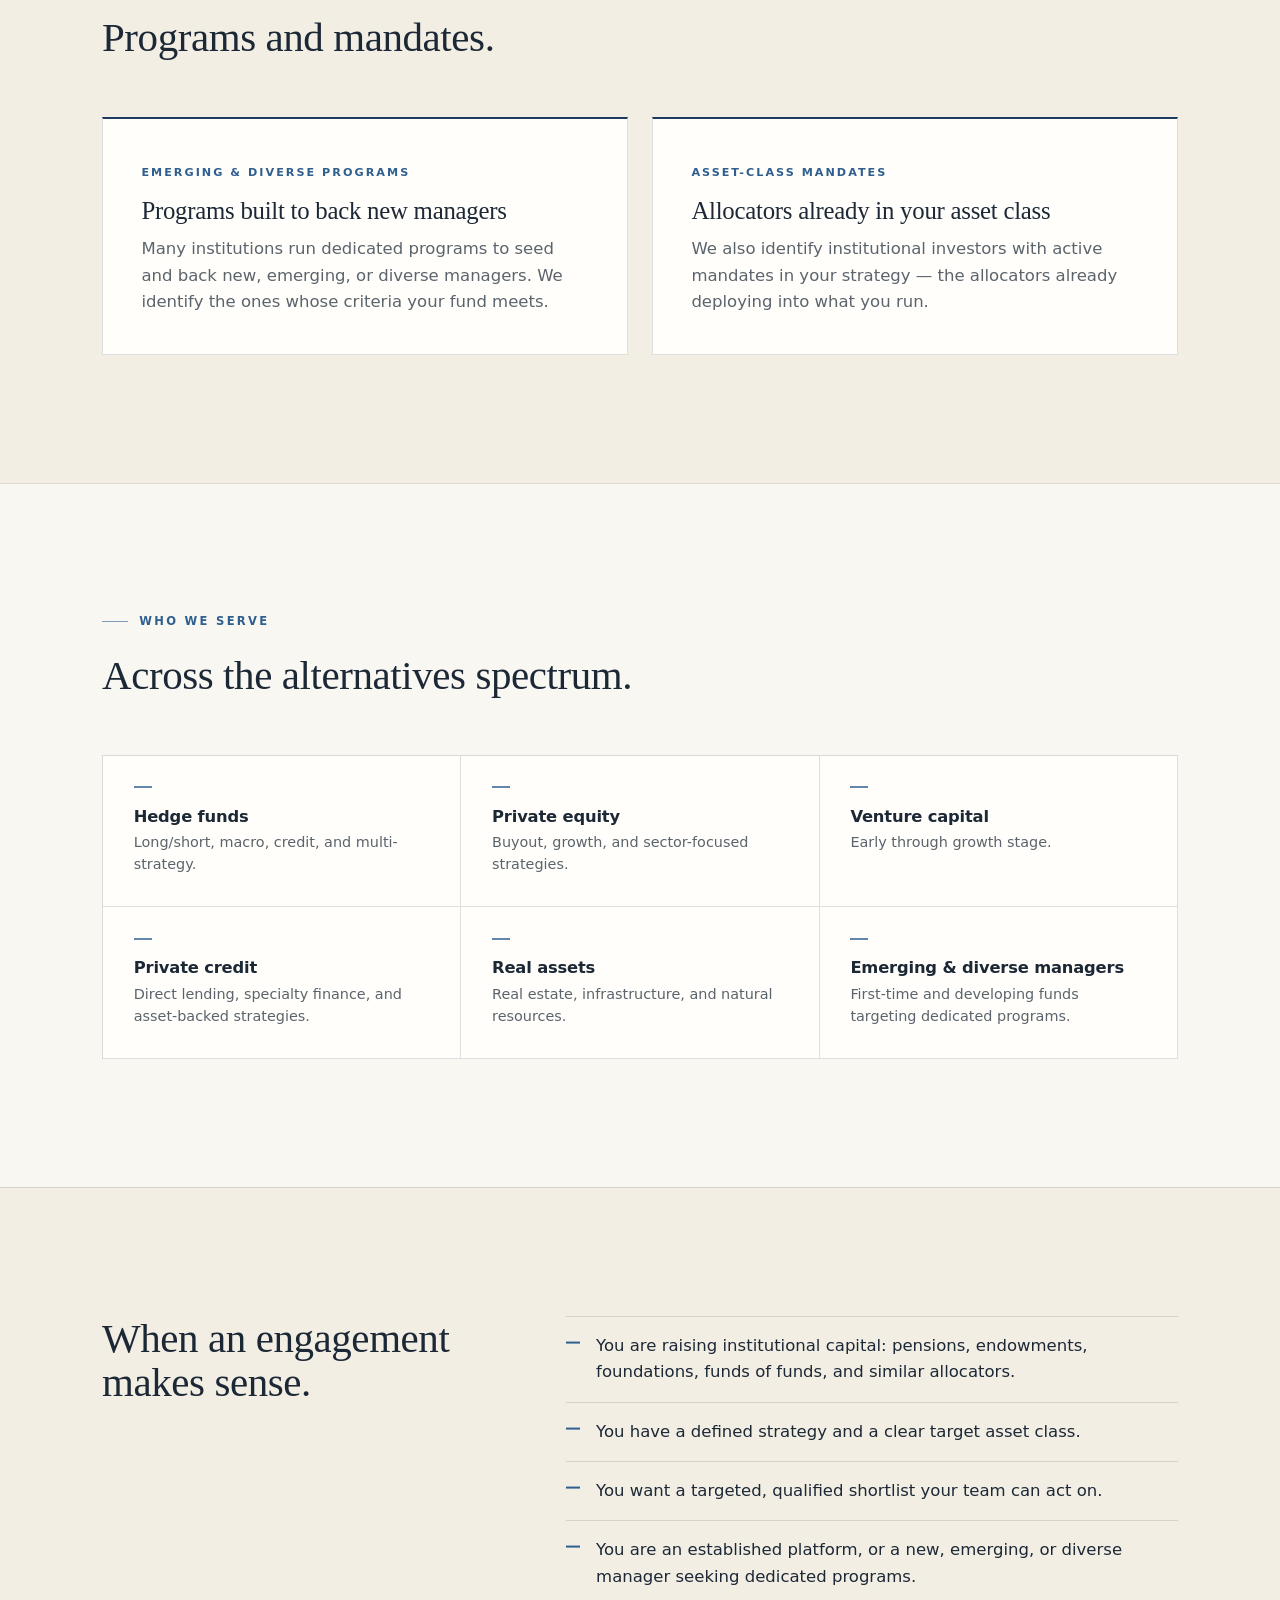
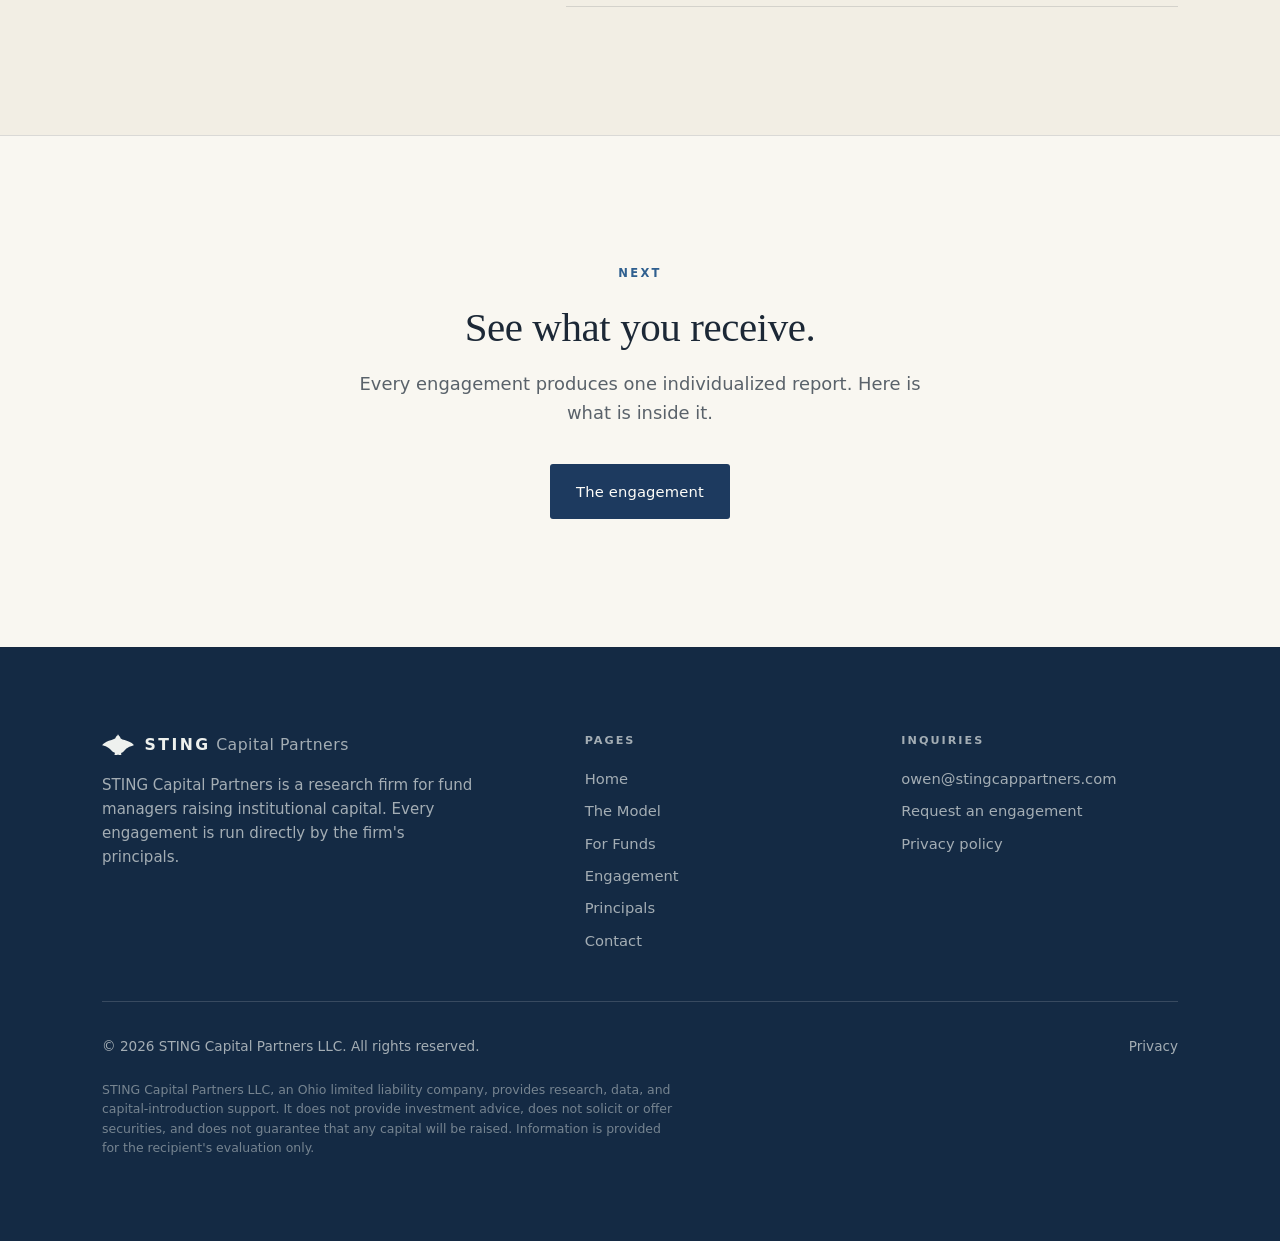
<file: for-funds.html>
<!DOCTYPE html>
<html lang="en">
<head>
<meta charset="UTF-8" />
<meta name="viewport" content="width=device-width, initial-scale=1.0" />
<title>For Funds | STING Capital Partners</title>
<meta name="description" content="STING works with hedge, private equity, venture, private credit, and real-asset funds — from established platforms to first-time, emerging, and diverse managers raising institutional capital." />
<meta http-equiv="Content-Security-Policy" content="default-src 'self'; script-src 'self'; style-src 'self' 'unsafe-inline' https://fonts.googleapis.com; font-src https://fonts.gstatic.com; img-src 'self' data:; connect-src https://api.web3forms.com; form-action https://api.web3forms.com; base-uri 'none'; object-src 'none'; frame-ancestors 'none'" />
<meta name="referrer" content="strict-origin-when-cross-origin" />
<meta name="theme-color" content="#f9f7f1" />
<link rel="canonical" href="https://stingcapitalpartners.com/for-funds" />
<meta name="robots" content="index, follow, max-image-preview:large, max-snippet:-1" />
<meta property="og:type" content="website" />
<meta property="og:site_name" content="STING Capital Partners" />
<meta property="og:title" content="For Funds — STING Capital Partners" />
<meta property="og:description" content="From established platforms to first-time, emerging, and diverse managers: we identify the institutional investors and programs whose requirements your fund meets." />
<meta property="og:url" content="https://stingcapitalpartners.com/for-funds" />
<meta property="og:image" content="https://stingcapitalpartners.com/og-image.png" />
<meta property="og:image:width" content="1200" />
<meta property="og:image:height" content="630" />
<meta name="twitter:card" content="summary_large_image" />
<meta name="twitter:title" content="For Funds — STING Capital Partners" />
<meta name="twitter:description" content="Built for managers raising institutional capital, from established platforms to first funds." />
<meta name="twitter:image" content="https://stingcapitalpartners.com/og-image.png" />
<link rel="icon" href="favicon.svg" type="image/svg+xml" />
<link rel="preconnect" href="https://fonts.googleapis.com" />
<link rel="preconnect" href="https://fonts.gstatic.com" crossorigin />
<link href="https://fonts.googleapis.com/css2?family=Newsreader:opsz,wght@6..72,400..600&family=Inter:wght@400;500;600&display=swap" rel="stylesheet" />
<link rel="stylesheet" href="styles.css" />
</head>
<body>

<!-- ================= NAV ================= -->
<header class="nav" id="nav">
  <a class="brand" href="index.html" aria-label="STING Capital Partners — home">
    <svg viewBox="0 0 240 157" fill="currentColor" aria-hidden="true"><path d="M 116.3 4.9 C 116.6 6, 110.8 14.4, 107 18.6 C 104.5 21.3, 103 24.1, 102.5 26.7 C 101.3 34, 93.4 38.5, 71.8 44.5 C 43.3 52.4, 20.9 63.2, 8.7 74.8 C -0.4 83.5, 0.7 85.8, 14.8 88.5 C 19.4 89.4, 25.1 91.2, 27.7 92.5 C 30.2 93.9, 32.9 95, 33.6 95 C 34.3 95, 35 95.3, 35.2 95.8 C 35.4 96.2, 39.3 98.4, 44 100.8 C 53.5 105.6, 56.9 108.4, 65.3 118.5 C 74.3 129.3, 86.6 138.3, 95.3 140.4 L 98 141 96 145.1 C 94.7 147.6, 94 150.5, 94.2 152.8 L 94.5 156.5 104.2 156.8 L 113.8 157.1 114.8 154.3 L 115.8 151.5 115.9 154.3 C 116 156.7, 116.4 157, 119.5 157 C 122.8 157, 123.5 156.3, 123.1 153.3 C 122.8 150.9, 124.8 152, 125.4 154.5 C 126 156.9, 126.3 157, 134.4 157 C 146 157, 148.5 154.1, 143.9 145.6 C 142.8 143.5, 142 141.7, 142.2 141.6 C 142.4 141.5, 144.4 140.8, 146.8 140.1 C 154.6 137.9, 159.2 134.1, 175.7 116.2 C 182.2 109.2, 184 107.8, 190.6 104.6 C 192.3 103.8, 194.2 102.4, 195 101.6 C 195.7 100.7, 197 100, 197.9 100 C 198.9 100, 200.5 99.3, 201.6 98.5 C 205.5 95.4, 212.9 92.5, 228 87.9 C 239.3 84.5, 240.1 83, 233.7 76.2 C 222.5 64.4, 199.2 52.9, 169.3 44.4 C 144.2 37.3, 137 33, 137 25.3 C 137 23.6, 135.5 21.3, 132.5 18.3 C 130 15.9, 126.8 11.7, 125.5 8.9 C 122.2 2.5, 120.1 2.3, 120.8 8.5 C 121.2 12.6, 121.1 13, 119.1 13 C 117.4 13, 117 12.5, 117.4 11.3 C 119.1 5.6, 119.1 4.3, 117.6 4.3 C 116.8 4.3, 116.2 4.6, 116.3 4.9" fill-rule="evenodd"/></svg>
    <b><span class="bm">STING</span> <span class="sub">Capital Partners</span></b>
  </a>
  <nav class="nav-links" id="navLinks" aria-label="Primary">
    <a data-page="index.html" href="index.html">Home</a>
    <a data-page="model.html" href="model.html">The Model</a>
    <a data-page="for-funds.html" href="for-funds.html">For Funds</a>
    <a data-page="engagement.html" href="engagement.html">Engagement</a>
    <a data-page="principals.html" href="principals.html">Principals</a>
    <a data-page="contact.html" href="contact.html">Contact</a>
    <a class="nav-cta" href="contact.html">Request an engagement</a>
  </nav>
  <button class="nav-toggle" id="navToggle" aria-label="Open menu" aria-expanded="false" aria-controls="navLinks">
    <span></span><span></span>
  </button>
</header>

<main>

<!-- ================= PAGE HEAD ================= -->
<section class="page-head">
  <div class="wrap">
    <p class="eyebrow reveal">For Funds</p>
    <h1 class="reveal d1">Who we work with.</h1>
    <p class="lead reveal d2">We work with funds across the alternatives spectrum — from established platforms opening new vehicles to first-time, emerging, and diverse managers raising institutional capital for the first time.</p>
  </div>
</section>

<!-- ================= WHAT WE DO ================= -->
<section class="section section--alt">
  <div class="wrap reveal">
    <p class="eyebrow">What we do</p>
    <h2>The right allocators are already looking.</h2>
    <p class="lead" style="margin-top:1.5rem;">Many institutions run dedicated programs for new, emerging, and diverse managers. Many more hold active mandates in specific asset classes. STING identifies the ones whose requirements your fund meets and delivers them as a report.</p>
  </div>
</section>

<!-- ================= AUDIENCE ================= -->
<section class="section">
  <div class="wrap split reveal">
    <h2>Established platforms and first funds.</h2>
    <div class="split-body">
      <p>Hedge funds, private equity, venture capital, private credit, and real-asset managers share the same problem: the right institutional capital is hard to find, and harder to qualify.</p>
      <p>Whether you are a <strong>multi-billion-dollar platform</strong> opening a new vehicle or a <strong>first-time manager</strong> raising an inaugural fund, the screen works the same way. It finds the investors and programs whose requirements your fund meets.</p>
    </div>
  </div>
</section>

<!-- ================= TWO MATCH MODES ================= -->
<section class="section section--alt">
  <div class="wrap">
    <div class="sec-head reveal">
      <p class="eyebrow">Two ways we match</p>
      <h2>Programs and mandates.</h2>
    </div>
    <div class="modes reveal d1">
      <div class="mode">
        <span class="k">Emerging &amp; diverse programs</span>
        <h3>Programs built to back new managers</h3>
        <p>Many institutions run dedicated programs to seed and back new, emerging, or diverse managers. We identify the ones whose criteria your fund meets.</p>
      </div>
      <div class="mode">
        <span class="k">Asset-class mandates</span>
        <h3>Allocators already in your asset class</h3>
        <p>We also identify institutional investors with active mandates in your strategy — the allocators already deploying into what you run.</p>
      </div>
    </div>
  </div>
</section>

<!-- ================= WHO WE SERVE ================= -->
<section class="section">
  <div class="wrap">
    <div class="sec-head reveal">
      <p class="eyebrow">Who we serve</p>
      <h2>Across the alternatives spectrum.</h2>
    </div>
    <div class="serve-grid reveal d1">
      <div class="serve"><span class="tick"></span><h3>Hedge funds</h3><p>Long/short, macro, credit, and multi-strategy.</p></div>
      <div class="serve"><span class="tick"></span><h3>Private equity</h3><p>Buyout, growth, and sector-focused strategies.</p></div>
      <div class="serve"><span class="tick"></span><h3>Venture capital</h3><p>Early through growth stage.</p></div>
      <div class="serve"><span class="tick"></span><h3>Private credit</h3><p>Direct lending, specialty finance, and asset-backed strategies.</p></div>
      <div class="serve"><span class="tick"></span><h3>Real assets</h3><p>Real estate, infrastructure, and natural resources.</p></div>
      <div class="serve"><span class="tick"></span><h3>Emerging &amp; diverse managers</h3><p>First-time and developing funds targeting dedicated programs.</p></div>
    </div>
  </div>
</section>

<!-- ================= FIT ================= -->
<section class="section section--alt">
  <div class="wrap split reveal">
    <h2>When an engagement makes sense.</h2>
    <div class="split-body">
      <ul class="fit">
        <li>You are raising institutional capital: pensions, endowments, foundations, funds of funds, and similar allocators.</li>
        <li>You have a defined strategy and a clear target asset class.</li>
        <li>You want a targeted, qualified shortlist your team can act on.</li>
        <li>You are an established platform, or a new, emerging, or diverse manager seeking dedicated programs.</li>
      </ul>
    </div>
  </div>
</section>

<!-- ================= CLOSING CTA ================= -->
<section class="section cta-band">
  <div class="wrap reveal">
    <p class="eyebrow">Next</p>
    <h2>See what you receive.</h2>
    <p class="lead">Every engagement produces one individualized report. Here is what is inside it.</p>
    <a class="btn btn--solid" href="engagement.html">The engagement</a>
  </div>
</section>

</main>

<!-- ================= FOOTER ================= -->
<footer class="footer">
  <div class="wrap">
    <div class="footer-top">
      <div>
        <div class="brand">
          <svg viewBox="0 0 240 157" fill="currentColor" aria-hidden="true"><path d="M 116.3 4.9 C 116.6 6, 110.8 14.4, 107 18.6 C 104.5 21.3, 103 24.1, 102.5 26.7 C 101.3 34, 93.4 38.5, 71.8 44.5 C 43.3 52.4, 20.9 63.2, 8.7 74.8 C -0.4 83.5, 0.7 85.8, 14.8 88.5 C 19.4 89.4, 25.1 91.2, 27.7 92.5 C 30.2 93.9, 32.9 95, 33.6 95 C 34.3 95, 35 95.3, 35.2 95.8 C 35.4 96.2, 39.3 98.4, 44 100.8 C 53.5 105.6, 56.9 108.4, 65.3 118.5 C 74.3 129.3, 86.6 138.3, 95.3 140.4 L 98 141 96 145.1 C 94.7 147.6, 94 150.5, 94.2 152.8 L 94.5 156.5 104.2 156.8 L 113.8 157.1 114.8 154.3 L 115.8 151.5 115.9 154.3 C 116 156.7, 116.4 157, 119.5 157 C 122.8 157, 123.5 156.3, 123.1 153.3 C 122.8 150.9, 124.8 152, 125.4 154.5 C 126 156.9, 126.3 157, 134.4 157 C 146 157, 148.5 154.1, 143.9 145.6 C 142.8 143.5, 142 141.7, 142.2 141.6 C 142.4 141.5, 144.4 140.8, 146.8 140.1 C 154.6 137.9, 159.2 134.1, 175.7 116.2 C 182.2 109.2, 184 107.8, 190.6 104.6 C 192.3 103.8, 194.2 102.4, 195 101.6 C 195.7 100.7, 197 100, 197.9 100 C 198.9 100, 200.5 99.3, 201.6 98.5 C 205.5 95.4, 212.9 92.5, 228 87.9 C 239.3 84.5, 240.1 83, 233.7 76.2 C 222.5 64.4, 199.2 52.9, 169.3 44.4 C 144.2 37.3, 137 33, 137 25.3 C 137 23.6, 135.5 21.3, 132.5 18.3 C 130 15.9, 126.8 11.7, 125.5 8.9 C 122.2 2.5, 120.1 2.3, 120.8 8.5 C 121.2 12.6, 121.1 13, 119.1 13 C 117.4 13, 117 12.5, 117.4 11.3 C 119.1 5.6, 119.1 4.3, 117.6 4.3 C 116.8 4.3, 116.2 4.6, 116.3 4.9" fill-rule="evenodd"/></svg>
          <b><span class="bm">STING</span> <span class="sub">Capital Partners</span></b>
        </div>
        <p class="footer-blurb">STING Capital Partners is a research firm for fund managers raising institutional capital. Every engagement is run directly by the firm's principals.</p>
      </div>
      <div class="footer-col">
        <h4>Pages</h4>
        <a href="index.html">Home</a>
        <a href="model.html">The Model</a>
        <a href="for-funds.html">For Funds</a>
        <a href="engagement.html">Engagement</a>
        <a href="principals.html">Principals</a>
        <a href="contact.html">Contact</a>
      </div>
      <div class="footer-col">
        <h4>Inquiries</h4>
        <a href="mailto:owen@stingcappartners.com">owen@stingcappartners.com</a>
        <a href="contact.html">Request an engagement</a>
        <a href="privacy.html">Privacy policy</a>
      </div>
    </div>
    <div class="footer-bot">
      <span class="copy">© <span id="year">2026</span> STING Capital Partners LLC. All rights reserved.</span>
      <a class="copy" href="privacy.html">Privacy</a>
    </div>
    <p class="disclaimer">STING Capital Partners LLC, an Ohio limited liability company, provides research, data, and capital-introduction support. It does not provide investment advice, does not solicit or offer securities, and does not guarantee that any capital will be raised. Information is provided for the recipient's evaluation only.</p>
  </div>
</footer>

<script src="main.js"></script>
</body>
</html>
</file>
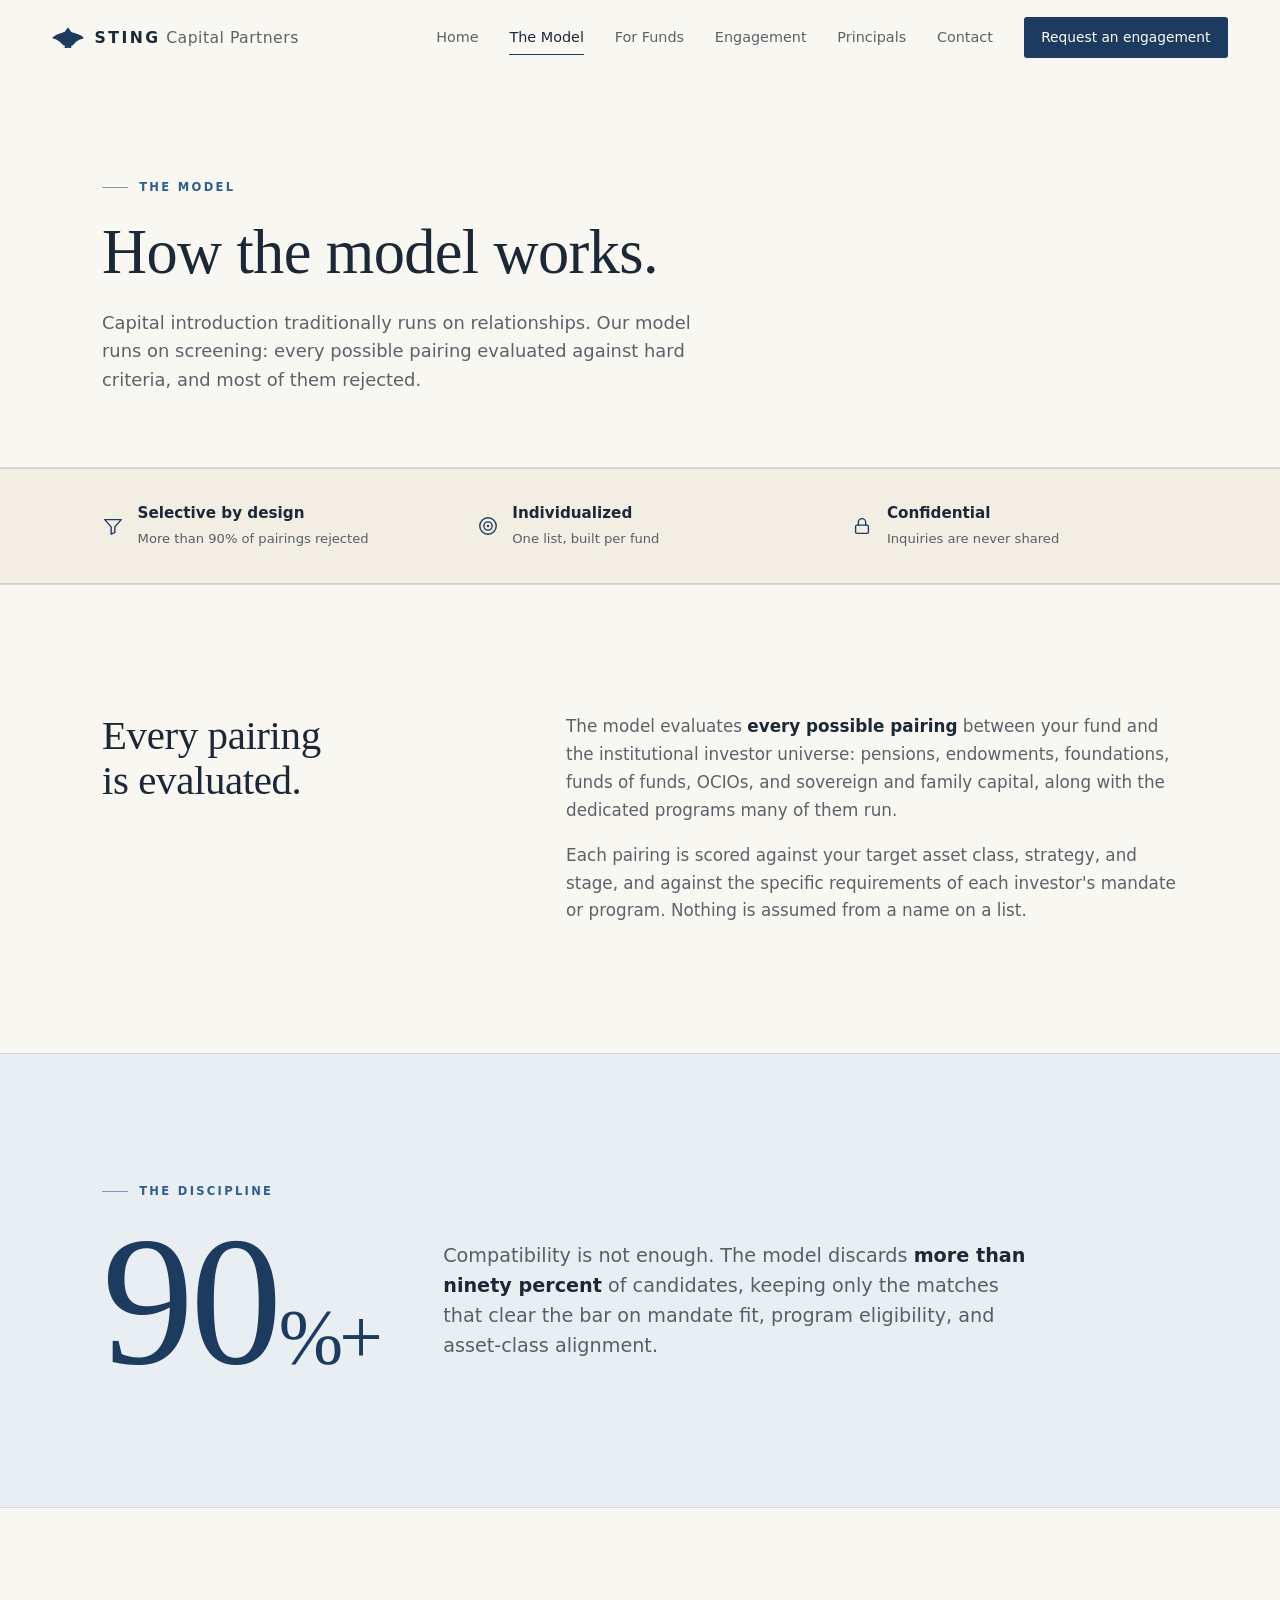
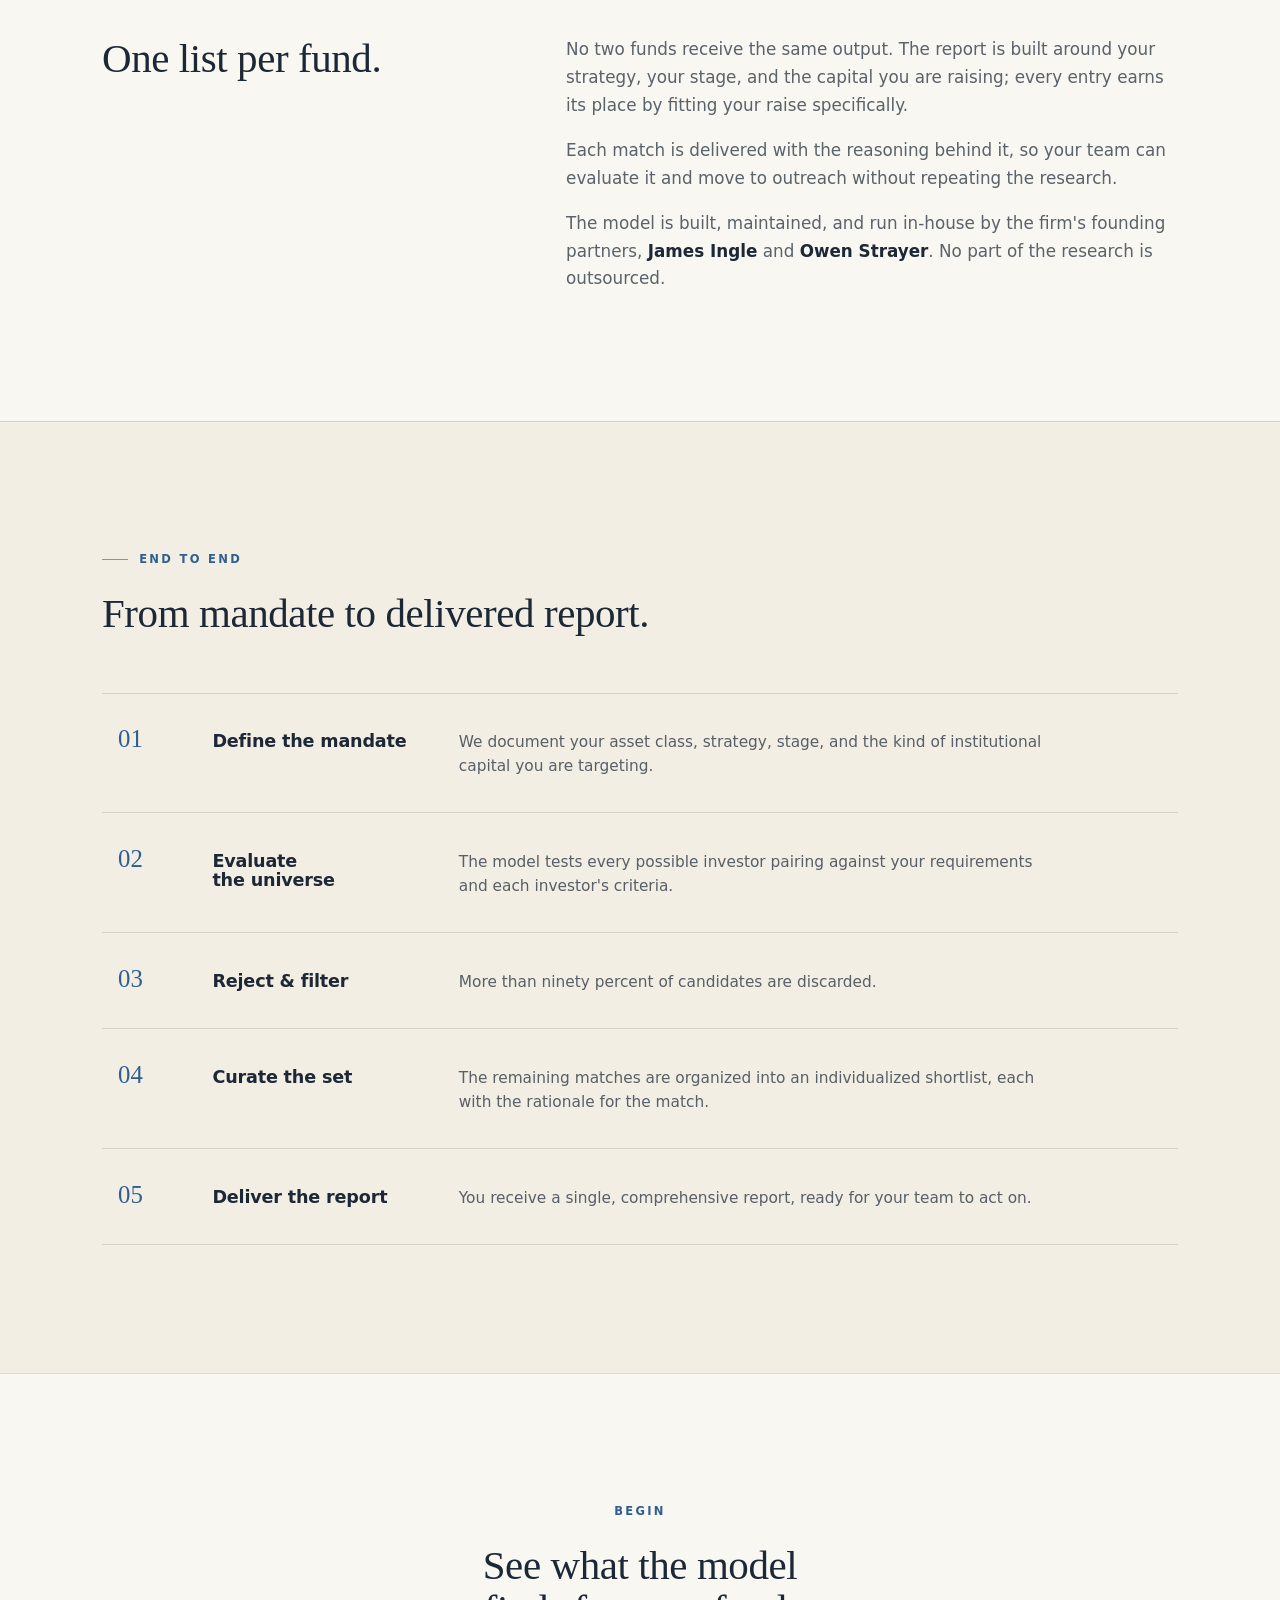
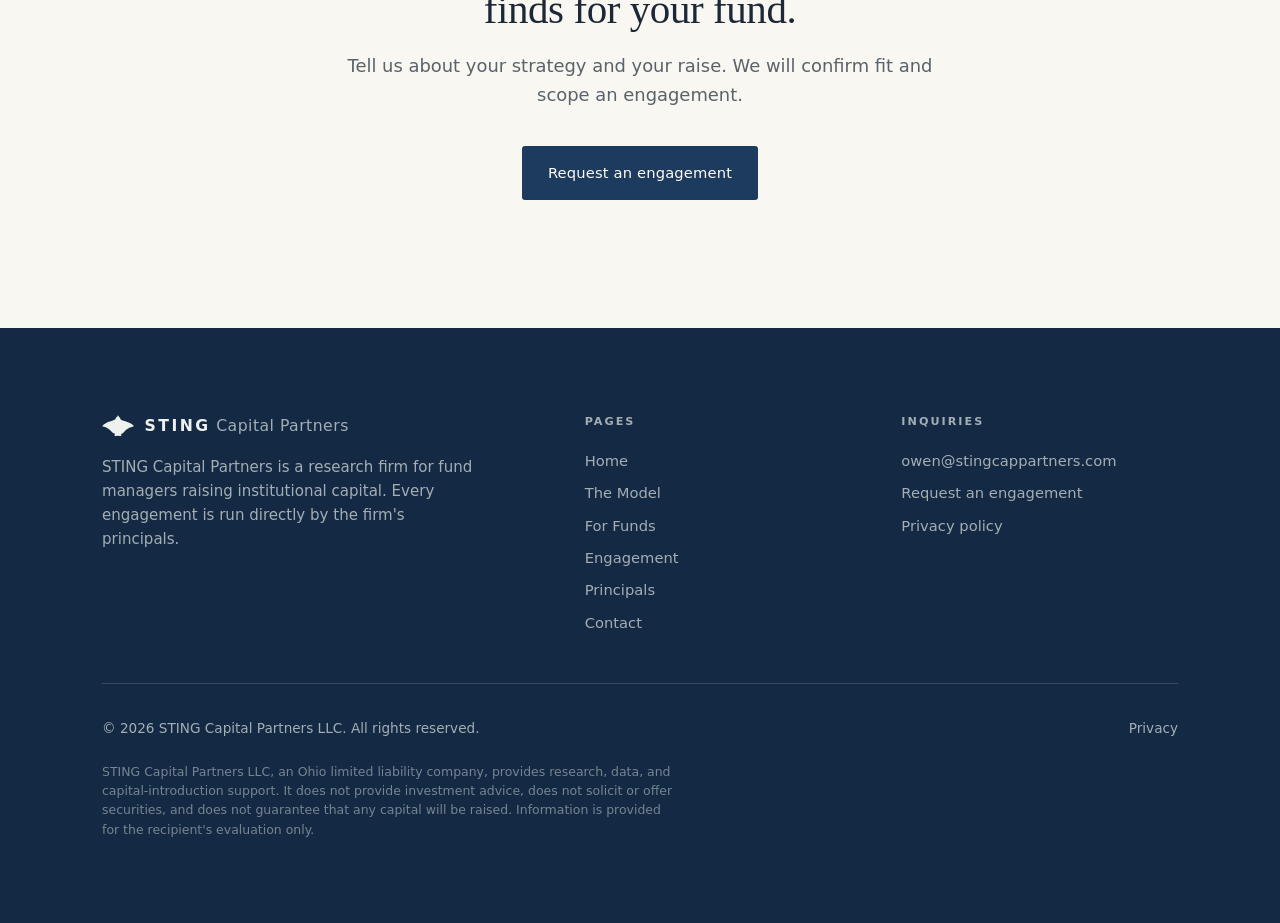
<file: model.html>
<!DOCTYPE html>
<html lang="en">
<head>
<meta charset="UTF-8" />
<meta name="viewport" content="width=device-width, initial-scale=1.0" />
<title>The Model | STING Capital Partners</title>
<meta name="description" content="The STING model evaluates every possible pairing between a fund and the institutional investor universe, rejects more than 90%, and delivers an individualized short list with the rationale for each match." />
<meta http-equiv="Content-Security-Policy" content="default-src 'self'; script-src 'self'; style-src 'self' 'unsafe-inline' https://fonts.googleapis.com; font-src https://fonts.gstatic.com; img-src 'self' data:; connect-src https://api.web3forms.com; form-action https://api.web3forms.com; base-uri 'none'; object-src 'none'; frame-ancestors 'none'" />
<meta name="referrer" content="strict-origin-when-cross-origin" />
<meta name="theme-color" content="#f9f7f1" />
<link rel="canonical" href="https://stingcapitalpartners.com/model" />
<meta name="robots" content="index, follow, max-image-preview:large, max-snippet:-1" />
<meta property="og:type" content="website" />
<meta property="og:site_name" content="STING Capital Partners" />
<meta property="og:title" content="The Model — STING Capital Partners" />
<meta property="og:description" content="Every possible fund-to-investor pairing evaluated. More than 90% rejected. An individualized short list, with the rationale for each match." />
<meta property="og:url" content="https://stingcapitalpartners.com/model" />
<meta property="og:image" content="https://stingcapitalpartners.com/og-image.png" />
<meta property="og:image:width" content="1200" />
<meta property="og:image:height" content="630" />
<meta name="twitter:card" content="summary_large_image" />
<meta name="twitter:title" content="The Model — STING Capital Partners" />
<meta name="twitter:description" content="Every possible fund-to-investor pairing evaluated. More than 90% rejected." />
<meta name="twitter:image" content="https://stingcapitalpartners.com/og-image.png" />
<link rel="icon" href="favicon.svg" type="image/svg+xml" />
<link rel="preconnect" href="https://fonts.googleapis.com" />
<link rel="preconnect" href="https://fonts.gstatic.com" crossorigin />
<link href="https://fonts.googleapis.com/css2?family=Newsreader:opsz,wght@6..72,400..600&family=Inter:wght@400;500;600&display=swap" rel="stylesheet" />
<link rel="stylesheet" href="styles.css" />
</head>
<body>

<!-- ================= NAV ================= -->
<header class="nav" id="nav">
  <a class="brand" href="index.html" aria-label="STING Capital Partners — home">
    <svg viewBox="0 0 240 157" fill="currentColor" aria-hidden="true"><path d="M 116.3 4.9 C 116.6 6, 110.8 14.4, 107 18.6 C 104.5 21.3, 103 24.1, 102.5 26.7 C 101.3 34, 93.4 38.5, 71.8 44.5 C 43.3 52.4, 20.9 63.2, 8.7 74.8 C -0.4 83.5, 0.7 85.8, 14.8 88.5 C 19.4 89.4, 25.1 91.2, 27.7 92.5 C 30.2 93.9, 32.9 95, 33.6 95 C 34.3 95, 35 95.3, 35.2 95.8 C 35.4 96.2, 39.3 98.4, 44 100.8 C 53.5 105.6, 56.9 108.4, 65.3 118.5 C 74.3 129.3, 86.6 138.3, 95.3 140.4 L 98 141 96 145.1 C 94.7 147.6, 94 150.5, 94.2 152.8 L 94.5 156.5 104.2 156.8 L 113.8 157.1 114.8 154.3 L 115.8 151.5 115.9 154.3 C 116 156.7, 116.4 157, 119.5 157 C 122.8 157, 123.5 156.3, 123.1 153.3 C 122.8 150.9, 124.8 152, 125.4 154.5 C 126 156.9, 126.3 157, 134.4 157 C 146 157, 148.5 154.1, 143.9 145.6 C 142.8 143.5, 142 141.7, 142.2 141.6 C 142.4 141.5, 144.4 140.8, 146.8 140.1 C 154.6 137.9, 159.2 134.1, 175.7 116.2 C 182.2 109.2, 184 107.8, 190.6 104.6 C 192.3 103.8, 194.2 102.4, 195 101.6 C 195.7 100.7, 197 100, 197.9 100 C 198.9 100, 200.5 99.3, 201.6 98.5 C 205.5 95.4, 212.9 92.5, 228 87.9 C 239.3 84.5, 240.1 83, 233.7 76.2 C 222.5 64.4, 199.2 52.9, 169.3 44.4 C 144.2 37.3, 137 33, 137 25.3 C 137 23.6, 135.5 21.3, 132.5 18.3 C 130 15.9, 126.8 11.7, 125.5 8.9 C 122.2 2.5, 120.1 2.3, 120.8 8.5 C 121.2 12.6, 121.1 13, 119.1 13 C 117.4 13, 117 12.5, 117.4 11.3 C 119.1 5.6, 119.1 4.3, 117.6 4.3 C 116.8 4.3, 116.2 4.6, 116.3 4.9" fill-rule="evenodd"/></svg>
    <b><span class="bm">STING</span> <span class="sub">Capital Partners</span></b>
  </a>
  <nav class="nav-links" id="navLinks" aria-label="Primary">
    <a data-page="index.html" href="index.html">Home</a>
    <a data-page="model.html" href="model.html">The Model</a>
    <a data-page="for-funds.html" href="for-funds.html">For Funds</a>
    <a data-page="engagement.html" href="engagement.html">Engagement</a>
    <a data-page="principals.html" href="principals.html">Principals</a>
    <a data-page="contact.html" href="contact.html">Contact</a>
    <a class="nav-cta" href="contact.html">Request an engagement</a>
  </nav>
  <button class="nav-toggle" id="navToggle" aria-label="Open menu" aria-expanded="false" aria-controls="navLinks">
    <span></span><span></span>
  </button>
</header>

<main>

<!-- ================= PAGE HEAD ================= -->
<section class="page-head">
  <div class="wrap">
    <p class="eyebrow reveal">The Model</p>
    <h1 class="reveal d1">How the model works.</h1>
    <p class="lead reveal d2">Capital introduction traditionally runs on relationships. Our model runs on screening: every possible pairing evaluated against hard criteria, and most of them rejected.</p>
  </div>
</section>

<!-- ================= ASSURANCES ================= -->
<section class="assure">
  <div class="wrap assure-row reveal">
    <div class="assure-item">
      <svg viewBox="0 0 24 24" fill="none" stroke="currentColor" stroke-width="1.5" stroke-linecap="round" stroke-linejoin="round" aria-hidden="true"><path d="M3 5h18l-7 8v6l-4 2v-8z"/></svg>
      <div><b>Selective by design</b><span>More than 90% of pairings rejected</span></div>
    </div>
    <div class="assure-item">
      <svg viewBox="0 0 24 24" fill="none" stroke="currentColor" stroke-width="1.5" stroke-linecap="round" stroke-linejoin="round" aria-hidden="true"><circle cx="12" cy="12" r="9"/><circle cx="12" cy="12" r="4.5"/><circle cx="12" cy="12" r="0.6" fill="currentColor"/></svg>
      <div><b>Individualized</b><span>One list, built per fund</span></div>
    </div>
    <div class="assure-item">
      <svg viewBox="0 0 24 24" fill="none" stroke="currentColor" stroke-width="1.5" stroke-linecap="round" stroke-linejoin="round" aria-hidden="true"><rect x="5" y="11" width="14" height="9" rx="1.5"/><path d="M8 11V8a4 4 0 0 1 8 0v3"/></svg>
      <div><b>Confidential</b><span>Inquiries are never shared</span></div>
    </div>
  </div>
</section>

<!-- ================= EVERY PAIRING ================= -->
<section class="section">
  <div class="wrap split reveal">
    <h2>Every pairing is evaluated.</h2>
    <div class="split-body">
      <p>The model evaluates <strong>every possible pairing</strong> between your fund and the institutional investor universe: pensions, endowments, foundations, funds of funds, OCIOs, and sovereign and family capital, along with the dedicated programs many of them run.</p>
      <p>Each pairing is scored against your target asset class, strategy, and stage, and against the specific requirements of each investor's mandate or program. Nothing is assumed from a name on a list.</p>
    </div>
  </div>
</section>

<!-- ================= REJECTION STAT ================= -->
<section class="section section--wash">
  <div class="wrap">
    <p class="eyebrow reveal">The discipline</p>
    <div class="stat-row reveal d1">
      <p class="stat-num">90<span>%+</span></p>
      <p class="stat-copy">Compatibility is not enough. The model discards <b>more than ninety percent</b> of candidates, keeping only the matches that clear the bar on mandate fit, program eligibility, and asset-class alignment.</p>
    </div>
  </div>
</section>

<!-- ================= INDIVIDUALIZED ================= -->
<section class="section">
  <div class="wrap split reveal">
    <h2>One list per fund.</h2>
    <div class="split-body">
      <p>No two funds receive the same output. The report is built around your strategy, your stage, and the capital you are raising; every entry earns its place by fitting your raise specifically.</p>
      <p>Each match is delivered with the reasoning behind it, so your team can evaluate it and move to outreach without repeating the research.</p>
      <p>The model is built, maintained, and run in-house by the firm's founding partners, <strong>James Ingle</strong> and <strong>Owen Strayer</strong>. No part of the research is outsourced.</p>
    </div>
  </div>
</section>

<!-- ================= PROCESS FLOW ================= -->
<section class="section section--alt">
  <div class="wrap">
    <div class="sec-head reveal">
      <p class="eyebrow">End to end</p>
      <h2>From mandate to delivered report.</h2>
    </div>
    <div class="flow reveal d1">
      <div class="flow-step"><span class="n">01</span><h3>Define the mandate</h3><p>We document your asset class, strategy, stage, and the kind of institutional capital you are targeting.</p></div>
      <div class="flow-step"><span class="n">02</span><h3>Evaluate the universe</h3><p>The model tests every possible investor pairing against your requirements and each investor's criteria.</p></div>
      <div class="flow-step"><span class="n">03</span><h3>Reject &amp; filter</h3><p>More than ninety percent of candidates are discarded.</p></div>
      <div class="flow-step"><span class="n">04</span><h3>Curate the set</h3><p>The remaining matches are organized into an individualized shortlist, each with the rationale for the match.</p></div>
      <div class="flow-step"><span class="n">05</span><h3>Deliver the report</h3><p>You receive a single, comprehensive report, ready for your team to act on.</p></div>
    </div>
  </div>
</section>

<!-- ================= CLOSING CTA ================= -->
<section class="section cta-band">
  <div class="wrap reveal">
    <p class="eyebrow">Begin</p>
    <h2>See what the model finds for your fund.</h2>
    <p class="lead">Tell us about your strategy and your raise. We will confirm fit and scope an engagement.</p>
    <a class="btn btn--solid" href="contact.html">Request an engagement</a>
  </div>
</section>

</main>

<!-- ================= FOOTER ================= -->
<footer class="footer">
  <div class="wrap">
    <div class="footer-top">
      <div>
        <div class="brand">
          <svg viewBox="0 0 240 157" fill="currentColor" aria-hidden="true"><path d="M 116.3 4.9 C 116.6 6, 110.8 14.4, 107 18.6 C 104.5 21.3, 103 24.1, 102.5 26.7 C 101.3 34, 93.4 38.5, 71.8 44.5 C 43.3 52.4, 20.9 63.2, 8.7 74.8 C -0.4 83.5, 0.7 85.8, 14.8 88.5 C 19.4 89.4, 25.1 91.2, 27.7 92.5 C 30.2 93.9, 32.9 95, 33.6 95 C 34.3 95, 35 95.3, 35.2 95.8 C 35.4 96.2, 39.3 98.4, 44 100.8 C 53.5 105.6, 56.9 108.4, 65.3 118.5 C 74.3 129.3, 86.6 138.3, 95.3 140.4 L 98 141 96 145.1 C 94.7 147.6, 94 150.5, 94.2 152.8 L 94.5 156.5 104.2 156.8 L 113.8 157.1 114.8 154.3 L 115.8 151.5 115.9 154.3 C 116 156.7, 116.4 157, 119.5 157 C 122.8 157, 123.5 156.3, 123.1 153.3 C 122.8 150.9, 124.8 152, 125.4 154.5 C 126 156.9, 126.3 157, 134.4 157 C 146 157, 148.5 154.1, 143.9 145.6 C 142.8 143.5, 142 141.7, 142.2 141.6 C 142.4 141.5, 144.4 140.8, 146.8 140.1 C 154.6 137.9, 159.2 134.1, 175.7 116.2 C 182.2 109.2, 184 107.8, 190.6 104.6 C 192.3 103.8, 194.2 102.4, 195 101.6 C 195.7 100.7, 197 100, 197.9 100 C 198.9 100, 200.5 99.3, 201.6 98.5 C 205.5 95.4, 212.9 92.5, 228 87.9 C 239.3 84.5, 240.1 83, 233.7 76.2 C 222.5 64.4, 199.2 52.9, 169.3 44.4 C 144.2 37.3, 137 33, 137 25.3 C 137 23.6, 135.5 21.3, 132.5 18.3 C 130 15.9, 126.8 11.7, 125.5 8.9 C 122.2 2.5, 120.1 2.3, 120.8 8.5 C 121.2 12.6, 121.1 13, 119.1 13 C 117.4 13, 117 12.5, 117.4 11.3 C 119.1 5.6, 119.1 4.3, 117.6 4.3 C 116.8 4.3, 116.2 4.6, 116.3 4.9" fill-rule="evenodd"/></svg>
          <b><span class="bm">STING</span> <span class="sub">Capital Partners</span></b>
        </div>
        <p class="footer-blurb">STING Capital Partners is a research firm for fund managers raising institutional capital. Every engagement is run directly by the firm's principals.</p>
      </div>
      <div class="footer-col">
        <h4>Pages</h4>
        <a href="index.html">Home</a>
        <a href="model.html">The Model</a>
        <a href="for-funds.html">For Funds</a>
        <a href="engagement.html">Engagement</a>
        <a href="principals.html">Principals</a>
        <a href="contact.html">Contact</a>
      </div>
      <div class="footer-col">
        <h4>Inquiries</h4>
        <a href="mailto:owen@stingcappartners.com">owen@stingcappartners.com</a>
        <a href="contact.html">Request an engagement</a>
        <a href="privacy.html">Privacy policy</a>
      </div>
    </div>
    <div class="footer-bot">
      <span class="copy">© <span id="year">2026</span> STING Capital Partners LLC. All rights reserved.</span>
      <a class="copy" href="privacy.html">Privacy</a>
    </div>
    <p class="disclaimer">STING Capital Partners LLC, an Ohio limited liability company, provides research, data, and capital-introduction support. It does not provide investment advice, does not solicit or offer securities, and does not guarantee that any capital will be raised. Information is provided for the recipient's evaluation only.</p>
  </div>
</footer>

<script src="main.js"></script>
</body>
</html>
</file>
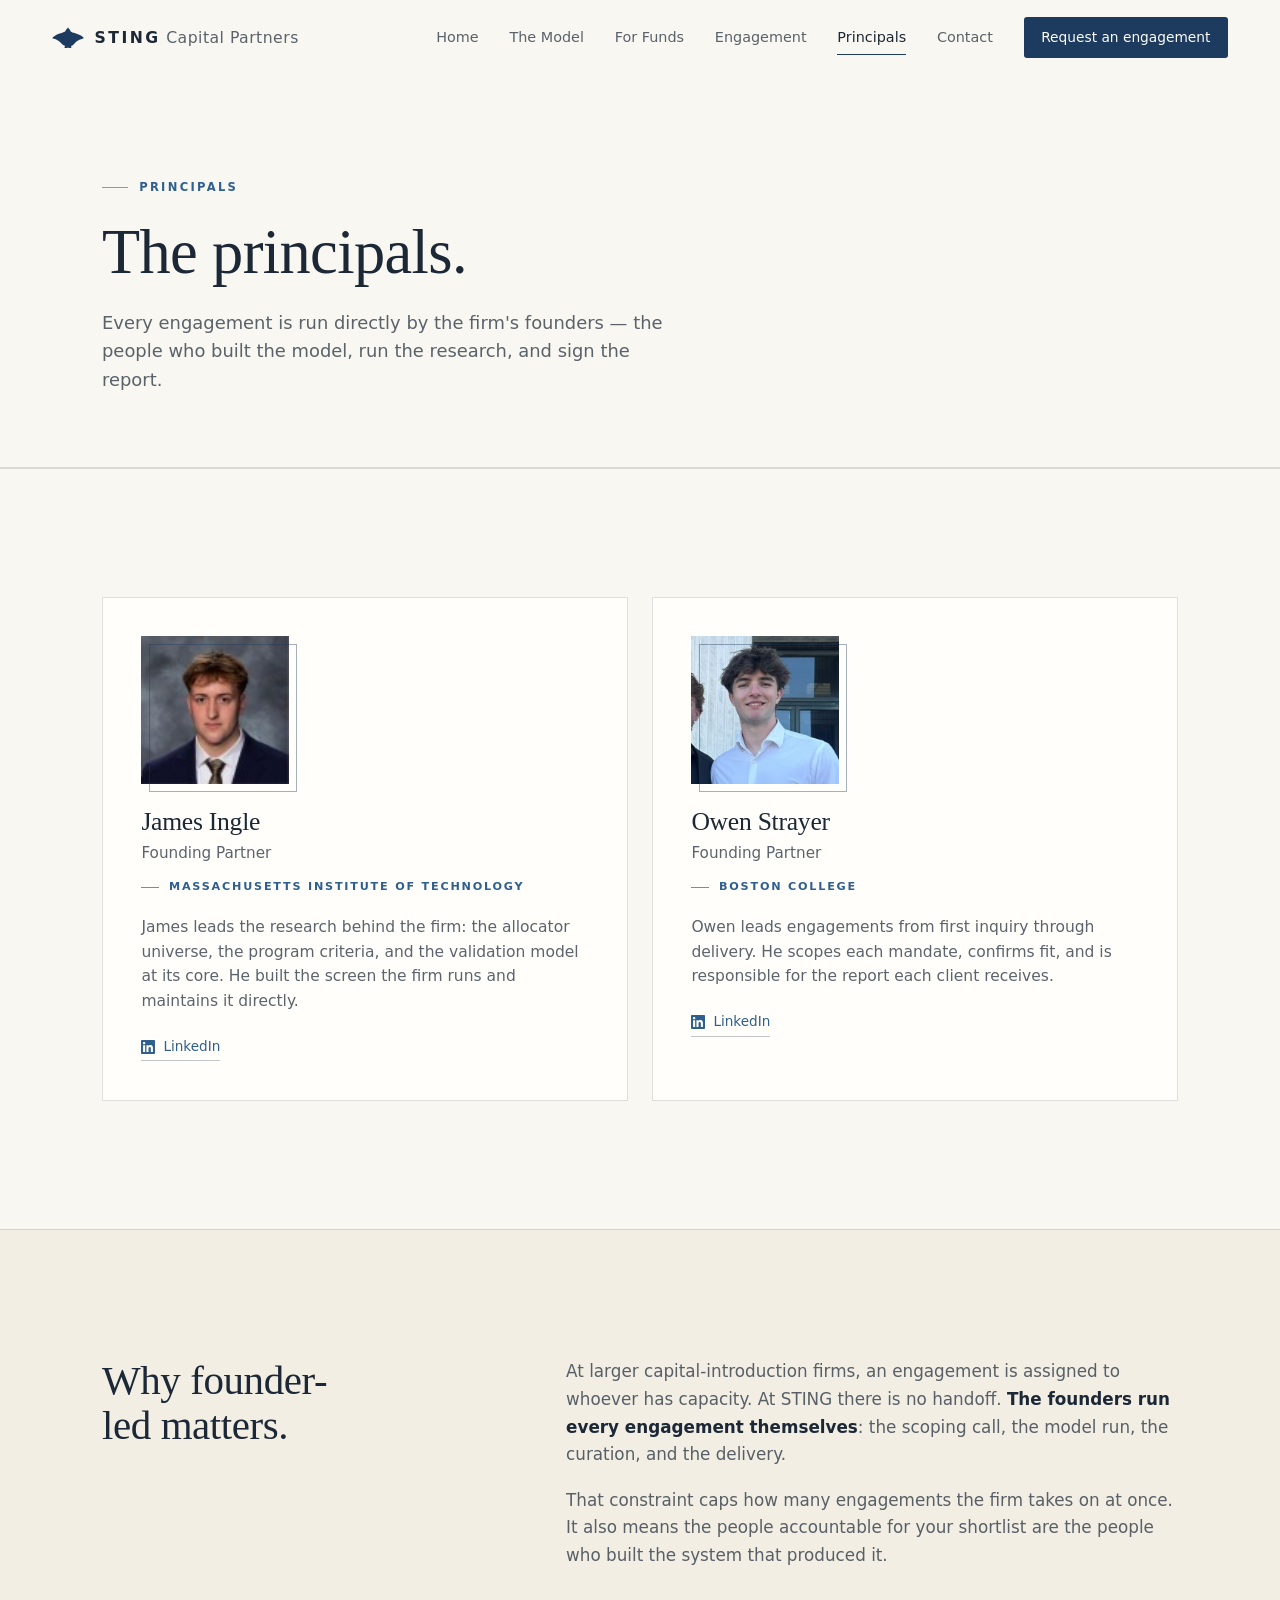
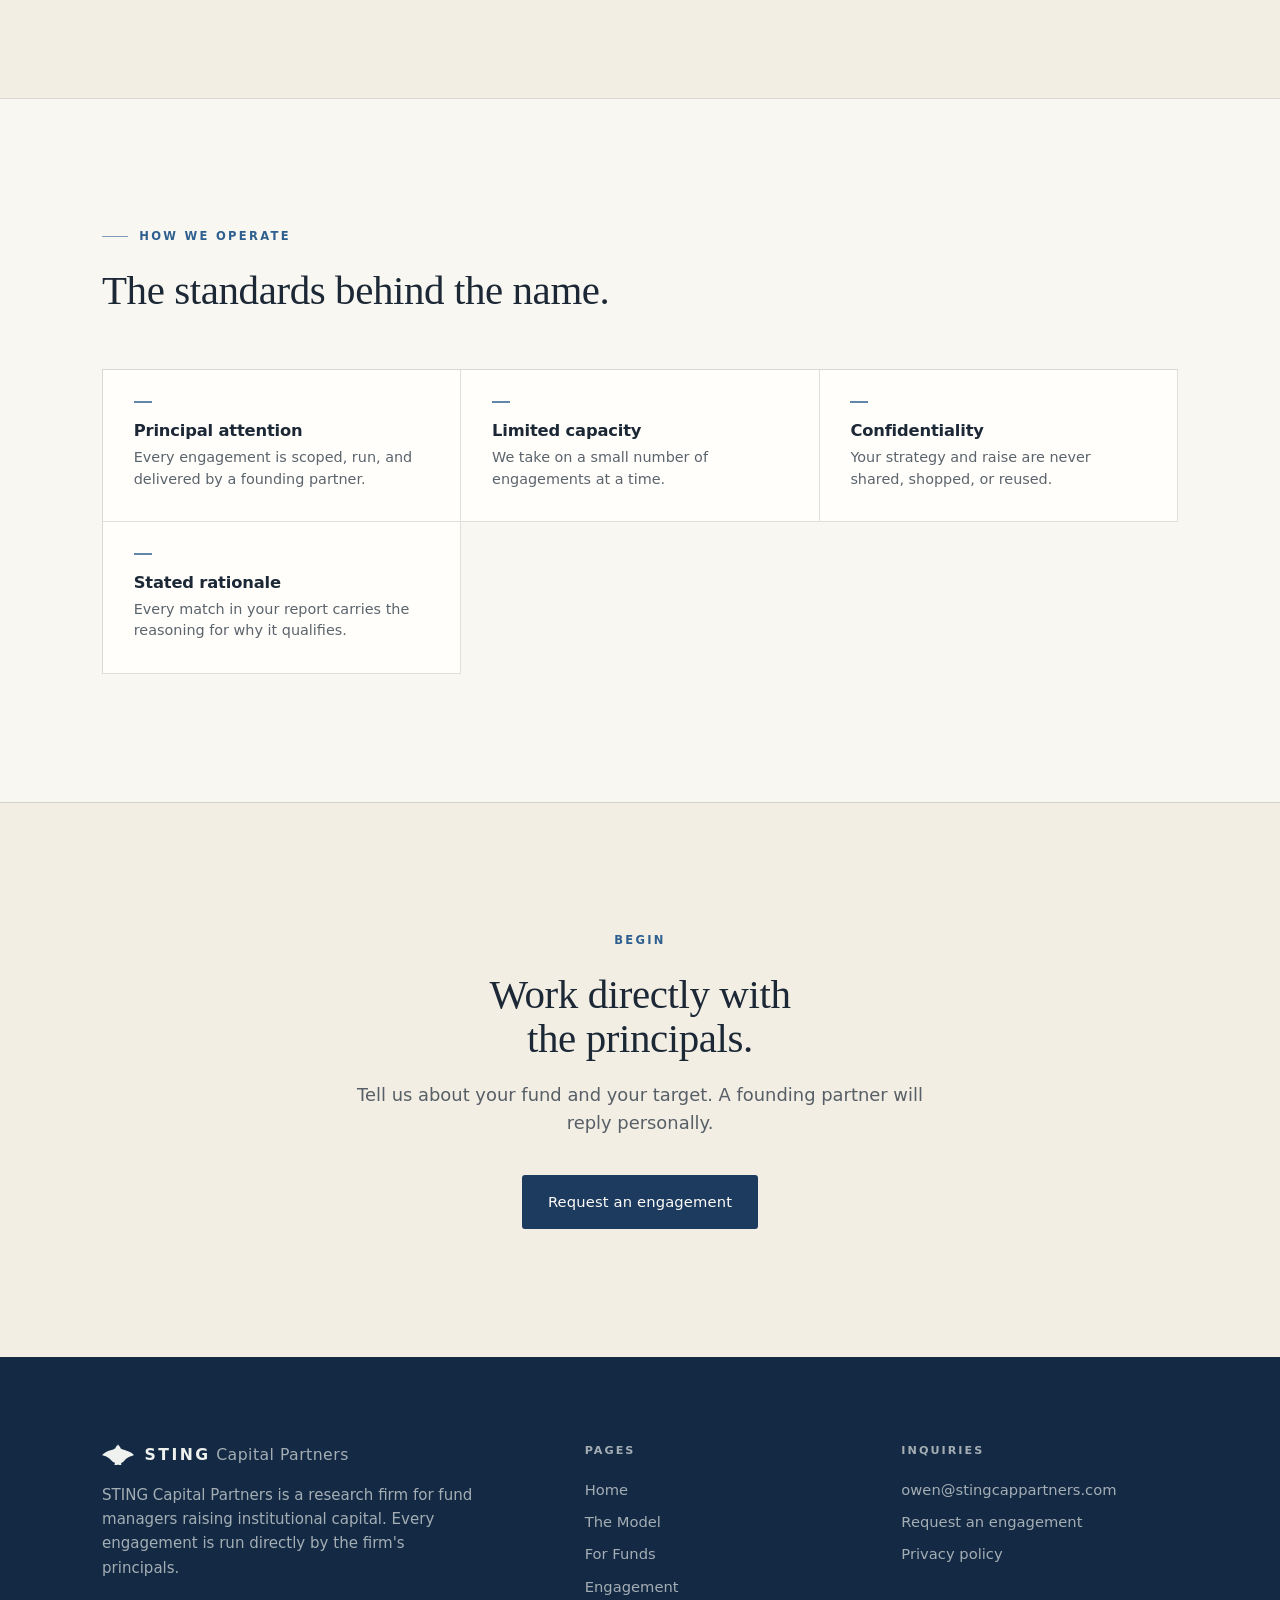
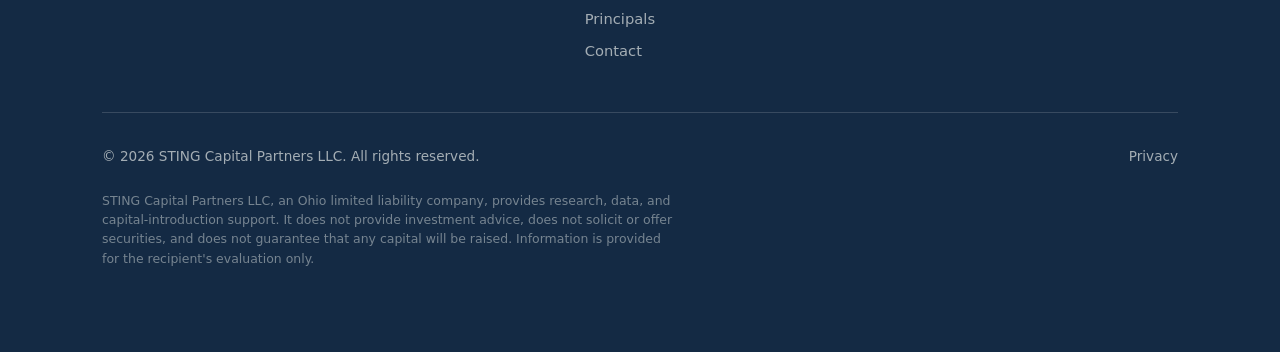
<file: principals.html>
<!DOCTYPE html>
<html lang="en">
<head>
<meta charset="UTF-8" />
<meta name="viewport" content="width=device-width, initial-scale=1.0" />
<title>Principals: James Ingle &amp; Owen Strayer | STING Capital Partners</title>
<meta name="description" content="STING Capital Partners is founder-led. Principals James Ingle (Massachusetts Institute of Technology) and Owen Strayer (Boston College) run every engagement directly." />
<meta http-equiv="Content-Security-Policy" content="default-src 'self'; script-src 'self'; style-src 'self' 'unsafe-inline' https://fonts.googleapis.com; font-src https://fonts.gstatic.com; img-src 'self' data:; connect-src https://api.web3forms.com; form-action https://api.web3forms.com; base-uri 'none'; object-src 'none'; frame-ancestors 'none'" />
<meta name="referrer" content="strict-origin-when-cross-origin" />
<meta name="theme-color" content="#f9f7f1" />
<link rel="canonical" href="https://stingcapitalpartners.com/principals" />
<meta name="robots" content="index, follow, max-image-preview:large, max-snippet:-1" />
<meta property="og:type" content="profile" />
<meta property="og:site_name" content="STING Capital Partners" />
<meta property="og:title" content="Principals: James Ingle & Owen Strayer — STING Capital Partners" />
<meta property="og:description" content="STING Capital Partners is founder-led. James Ingle and Owen Strayer run every engagement directly." />
<meta property="og:url" content="https://stingcapitalpartners.com/principals" />
<meta property="og:image" content="https://stingcapitalpartners.com/og-image.png" />
<meta property="og:image:width" content="1200" />
<meta property="og:image:height" content="630" />
<meta name="twitter:card" content="summary_large_image" />
<meta name="twitter:title" content="Principals: James Ingle & Owen Strayer — STING Capital Partners" />
<meta name="twitter:description" content="Founder-led. Every engagement is run directly by the principals." />
<meta name="twitter:image" content="https://stingcapitalpartners.com/og-image.png" />
<script type="application/ld+json">{"@context":"https://schema.org","@graph":[{"@type":"Person","@id":"https://stingcapitalpartners.com/principals#james-ingle","name":"James Ingle","jobTitle":"Founding Partner","worksFor":{"@type":"Organization","name":"STING Capital Partners","url":"https://stingcapitalpartners.com/"},"alumniOf":{"@type":"CollegeOrUniversity","name":"Massachusetts Institute of Technology"},"image":"https://stingcapitalpartners.com/james-ingle.jpg","url":"https://stingcapitalpartners.com/principals","sameAs":["https://www.linkedin.com/in/james-ingle/"]},{"@type":"Person","@id":"https://stingcapitalpartners.com/principals#owen-strayer","name":"Owen Strayer","jobTitle":"Founding Partner","worksFor":{"@type":"Organization","name":"STING Capital Partners","url":"https://stingcapitalpartners.com/"},"alumniOf":{"@type":"CollegeOrUniversity","name":"Boston College"},"image":"https://stingcapitalpartners.com/owen-strayer.jpg","url":"https://stingcapitalpartners.com/principals","sameAs":["https://www.linkedin.com/in/owen-strayer-7284a6393/"]}]}</script>
<link rel="icon" href="favicon.svg" type="image/svg+xml" />
<link rel="preconnect" href="https://fonts.googleapis.com" />
<link rel="preconnect" href="https://fonts.gstatic.com" crossorigin />
<link href="https://fonts.googleapis.com/css2?family=Newsreader:opsz,wght@6..72,400..600&family=Inter:wght@400;500;600&display=swap" rel="stylesheet" />
<link rel="stylesheet" href="styles.css" />
</head>
<body>

<!-- ================= NAV ================= -->
<header class="nav" id="nav">
  <a class="brand" href="index.html" aria-label="STING Capital Partners — home">
    <svg viewBox="0 0 240 157" fill="currentColor" aria-hidden="true"><path d="M 116.3 4.9 C 116.6 6, 110.8 14.4, 107 18.6 C 104.5 21.3, 103 24.1, 102.5 26.7 C 101.3 34, 93.4 38.5, 71.8 44.5 C 43.3 52.4, 20.9 63.2, 8.7 74.8 C -0.4 83.5, 0.7 85.8, 14.8 88.5 C 19.4 89.4, 25.1 91.2, 27.7 92.5 C 30.2 93.9, 32.9 95, 33.6 95 C 34.3 95, 35 95.3, 35.2 95.8 C 35.4 96.2, 39.3 98.4, 44 100.8 C 53.5 105.6, 56.9 108.4, 65.3 118.5 C 74.3 129.3, 86.6 138.3, 95.3 140.4 L 98 141 96 145.1 C 94.7 147.6, 94 150.5, 94.2 152.8 L 94.5 156.5 104.2 156.8 L 113.8 157.1 114.8 154.3 L 115.8 151.5 115.9 154.3 C 116 156.7, 116.4 157, 119.5 157 C 122.8 157, 123.5 156.3, 123.1 153.3 C 122.8 150.9, 124.8 152, 125.4 154.5 C 126 156.9, 126.3 157, 134.4 157 C 146 157, 148.5 154.1, 143.9 145.6 C 142.8 143.5, 142 141.7, 142.2 141.6 C 142.4 141.5, 144.4 140.8, 146.8 140.1 C 154.6 137.9, 159.2 134.1, 175.7 116.2 C 182.2 109.2, 184 107.8, 190.6 104.6 C 192.3 103.8, 194.2 102.4, 195 101.6 C 195.7 100.7, 197 100, 197.9 100 C 198.9 100, 200.5 99.3, 201.6 98.5 C 205.5 95.4, 212.9 92.5, 228 87.9 C 239.3 84.5, 240.1 83, 233.7 76.2 C 222.5 64.4, 199.2 52.9, 169.3 44.4 C 144.2 37.3, 137 33, 137 25.3 C 137 23.6, 135.5 21.3, 132.5 18.3 C 130 15.9, 126.8 11.7, 125.5 8.9 C 122.2 2.5, 120.1 2.3, 120.8 8.5 C 121.2 12.6, 121.1 13, 119.1 13 C 117.4 13, 117 12.5, 117.4 11.3 C 119.1 5.6, 119.1 4.3, 117.6 4.3 C 116.8 4.3, 116.2 4.6, 116.3 4.9" fill-rule="evenodd"/></svg>
    <b><span class="bm">STING</span> <span class="sub">Capital Partners</span></b>
  </a>
  <nav class="nav-links" id="navLinks" aria-label="Primary">
    <a data-page="index.html" href="index.html">Home</a>
    <a data-page="model.html" href="model.html">The Model</a>
    <a data-page="for-funds.html" href="for-funds.html">For Funds</a>
    <a data-page="engagement.html" href="engagement.html">Engagement</a>
    <a data-page="principals.html" href="principals.html">Principals</a>
    <a data-page="contact.html" href="contact.html">Contact</a>
    <a class="nav-cta" href="contact.html">Request an engagement</a>
  </nav>
  <button class="nav-toggle" id="navToggle" aria-label="Open menu" aria-expanded="false" aria-controls="navLinks">
    <span></span><span></span>
  </button>
</header>

<main>

<!-- ================= PAGE HEAD ================= -->
<section class="page-head">
  <div class="wrap">
    <p class="eyebrow reveal">Principals</p>
    <h1 class="reveal d1">The principals.</h1>
    <p class="lead reveal d2">Every engagement is run directly by the firm's founders — the people who built the model, run the research, and sign the report.</p>
  </div>
</section>

<!-- ================= THE PRINCIPALS ================= -->
<section class="section">
  <div class="wrap">
    <div class="principals-grid reveal">
      <div class="principal">
        <div class="portrait"><img src="james-ingle.jpg" alt="James Ingle, Founding Partner of STING Capital Partners" width="148" height="148" /></div>
        <h3>James Ingle</h3>
        <p class="role">Founding Partner</p>
        <p class="school">Massachusetts Institute of Technology</p>
        <p class="bio">James leads the research behind the firm: the allocator universe, the program criteria, and the validation model at its core. He built the screen the firm runs and maintains it directly.</p>
        <a class="plink" href="https://www.linkedin.com/in/james-ingle/" target="_blank" rel="noopener noreferrer" aria-label="James Ingle on LinkedIn">
          <svg viewBox="0 0 24 24" fill="currentColor" aria-hidden="true"><path d="M20.447 20.452h-3.554v-5.569c0-1.328-.027-3.037-1.852-3.037-1.853 0-2.136 1.445-2.136 2.939v5.667H9.351V9h3.414v1.561h.046c.477-.9 1.637-1.85 3.37-1.85 3.601 0 4.267 2.37 4.267 5.455v6.286zM5.337 7.433c-1.144 0-2.063-.926-2.063-2.065 0-1.138.92-2.063 2.063-2.063 1.14 0 2.064.925 2.064 2.063 0 1.139-.925 2.065-2.064 2.065zm1.782 13.019H3.555V9h3.564v11.452zM22.225 0H1.771C.792 0 0 .774 0 1.729v20.542C0 23.227.792 24 1.771 24h20.451C23.2 24 24 23.227 24 22.271V1.729C24 .774 23.2 0 22.225 0z"/></svg>
          LinkedIn
        </a>
      </div>
      <div class="principal">
        <div class="portrait"><img src="owen-strayer.jpg" alt="Owen Strayer, Founding Partner of STING Capital Partners" width="148" height="148" /></div>
        <h3>Owen Strayer</h3>
        <p class="role">Founding Partner</p>
        <p class="school">Boston College</p>
        <p class="bio">Owen leads engagements from first inquiry through delivery. He scopes each mandate, confirms fit, and is responsible for the report each client receives.</p>
        <a class="plink" href="https://www.linkedin.com/in/owen-strayer-7284a6393/" target="_blank" rel="noopener noreferrer" aria-label="Owen Strayer on LinkedIn">
          <svg viewBox="0 0 24 24" fill="currentColor" aria-hidden="true"><path d="M20.447 20.452h-3.554v-5.569c0-1.328-.027-3.037-1.852-3.037-1.853 0-2.136 1.445-2.136 2.939v5.667H9.351V9h3.414v1.561h.046c.477-.9 1.637-1.85 3.37-1.85 3.601 0 4.267 2.37 4.267 5.455v6.286zM5.337 7.433c-1.144 0-2.063-.926-2.063-2.065 0-1.138.92-2.063 2.063-2.063 1.14 0 2.064.925 2.064 2.063 0 1.139-.925 2.065-2.064 2.065zm1.782 13.019H3.555V9h3.564v11.452zM22.225 0H1.771C.792 0 0 .774 0 1.729v20.542C0 23.227.792 24 1.771 24h20.451C23.2 24 24 23.227 24 22.271V1.729C24 .774 23.2 0 22.225 0z"/></svg>
          LinkedIn
        </a>
      </div>
    </div>
  </div>
</section>

<!-- ================= WHY FOUNDER-LED ================= -->
<section class="section section--alt">
  <div class="wrap split reveal">
    <h2>Why founder-led matters.</h2>
    <div class="split-body">
      <p>At larger capital-introduction firms, an engagement is assigned to whoever has capacity. At STING there is no handoff. <strong>The founders run every engagement themselves</strong>: the scoping call, the model run, the curation, and the delivery.</p>
      <p>That constraint caps how many engagements the firm takes on at once. It also means the people accountable for your shortlist are the people who built the system that produced it.</p>
    </div>
  </div>
</section>

<!-- ================= STANDARDS ================= -->
<section class="section">
  <div class="wrap">
    <div class="sec-head reveal">
      <p class="eyebrow">How we operate</p>
      <h2>The standards behind the name.</h2>
    </div>
    <div class="serve-grid reveal d1">
      <div class="serve"><span class="tick"></span><h3>Principal attention</h3><p>Every engagement is scoped, run, and delivered by a founding partner.</p></div>
      <div class="serve"><span class="tick"></span><h3>Limited capacity</h3><p>We take on a small number of engagements at a time.</p></div>
      <div class="serve"><span class="tick"></span><h3>Confidentiality</h3><p>Your strategy and raise are never shared, shopped, or reused.</p></div>
      <div class="serve"><span class="tick"></span><h3>Stated rationale</h3><p>Every match in your report carries the reasoning for why it qualifies.</p></div>
    </div>
  </div>
</section>

<!-- ================= CLOSING CTA ================= -->
<section class="section section--alt cta-band">
  <div class="wrap reveal">
    <p class="eyebrow">Begin</p>
    <h2>Work directly with the principals.</h2>
    <p class="lead">Tell us about your fund and your target. A founding partner will reply personally.</p>
    <a class="btn btn--solid" href="contact.html">Request an engagement</a>
  </div>
</section>

</main>

<!-- ================= FOOTER ================= -->
<footer class="footer">
  <div class="wrap">
    <div class="footer-top">
      <div>
        <div class="brand">
          <svg viewBox="0 0 240 157" fill="currentColor" aria-hidden="true"><path d="M 116.3 4.9 C 116.6 6, 110.8 14.4, 107 18.6 C 104.5 21.3, 103 24.1, 102.5 26.7 C 101.3 34, 93.4 38.5, 71.8 44.5 C 43.3 52.4, 20.9 63.2, 8.7 74.8 C -0.4 83.5, 0.7 85.8, 14.8 88.5 C 19.4 89.4, 25.1 91.2, 27.7 92.5 C 30.2 93.9, 32.9 95, 33.6 95 C 34.3 95, 35 95.3, 35.2 95.8 C 35.4 96.2, 39.3 98.4, 44 100.8 C 53.5 105.6, 56.9 108.4, 65.3 118.5 C 74.3 129.3, 86.6 138.3, 95.3 140.4 L 98 141 96 145.1 C 94.7 147.6, 94 150.5, 94.2 152.8 L 94.5 156.5 104.2 156.8 L 113.8 157.1 114.8 154.3 L 115.8 151.5 115.9 154.3 C 116 156.7, 116.4 157, 119.5 157 C 122.8 157, 123.5 156.3, 123.1 153.3 C 122.8 150.9, 124.8 152, 125.4 154.5 C 126 156.9, 126.3 157, 134.4 157 C 146 157, 148.5 154.1, 143.9 145.6 C 142.8 143.5, 142 141.7, 142.2 141.6 C 142.4 141.5, 144.4 140.8, 146.8 140.1 C 154.6 137.9, 159.2 134.1, 175.7 116.2 C 182.2 109.2, 184 107.8, 190.6 104.6 C 192.3 103.8, 194.2 102.4, 195 101.6 C 195.7 100.7, 197 100, 197.9 100 C 198.9 100, 200.5 99.3, 201.6 98.5 C 205.5 95.4, 212.9 92.5, 228 87.9 C 239.3 84.5, 240.1 83, 233.7 76.2 C 222.5 64.4, 199.2 52.9, 169.3 44.4 C 144.2 37.3, 137 33, 137 25.3 C 137 23.6, 135.5 21.3, 132.5 18.3 C 130 15.9, 126.8 11.7, 125.5 8.9 C 122.2 2.5, 120.1 2.3, 120.8 8.5 C 121.2 12.6, 121.1 13, 119.1 13 C 117.4 13, 117 12.5, 117.4 11.3 C 119.1 5.6, 119.1 4.3, 117.6 4.3 C 116.8 4.3, 116.2 4.6, 116.3 4.9" fill-rule="evenodd"/></svg>
          <b><span class="bm">STING</span> <span class="sub">Capital Partners</span></b>
        </div>
        <p class="footer-blurb">STING Capital Partners is a research firm for fund managers raising institutional capital. Every engagement is run directly by the firm's principals.</p>
      </div>
      <div class="footer-col">
        <h4>Pages</h4>
        <a href="index.html">Home</a>
        <a href="model.html">The Model</a>
        <a href="for-funds.html">For Funds</a>
        <a href="engagement.html">Engagement</a>
        <a href="principals.html">Principals</a>
        <a href="contact.html">Contact</a>
      </div>
      <div class="footer-col">
        <h4>Inquiries</h4>
        <a href="mailto:owen@stingcappartners.com">owen@stingcappartners.com</a>
        <a href="contact.html">Request an engagement</a>
        <a href="privacy.html">Privacy policy</a>
      </div>
    </div>
    <div class="footer-bot">
      <span class="copy">© <span id="year">2026</span> STING Capital Partners LLC. All rights reserved.</span>
      <a class="copy" href="privacy.html">Privacy</a>
    </div>
    <p class="disclaimer">STING Capital Partners LLC, an Ohio limited liability company, provides research, data, and capital-introduction support. It does not provide investment advice, does not solicit or offer securities, and does not guarantee that any capital will be raised. Information is provided for the recipient's evaluation only.</p>
  </div>
</footer>

<script src="main.js"></script>
</body>
</html>
</file>
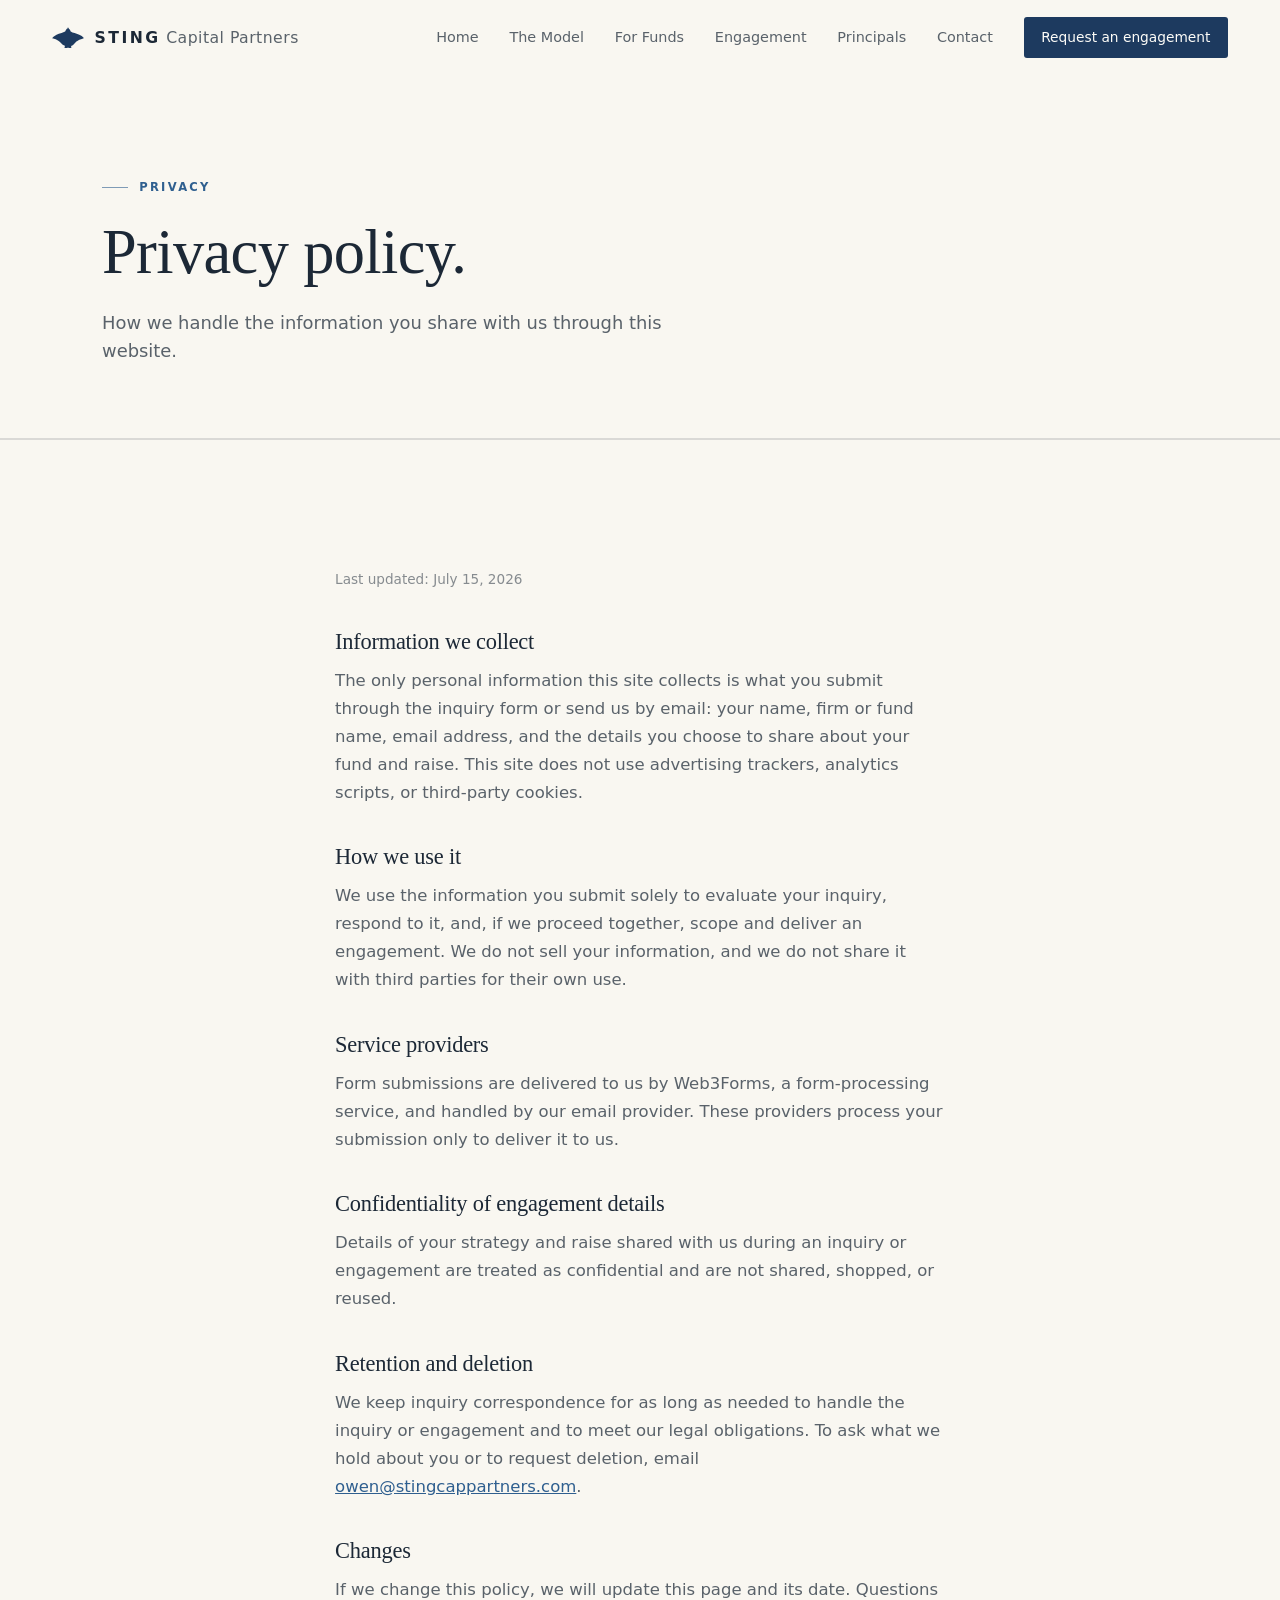
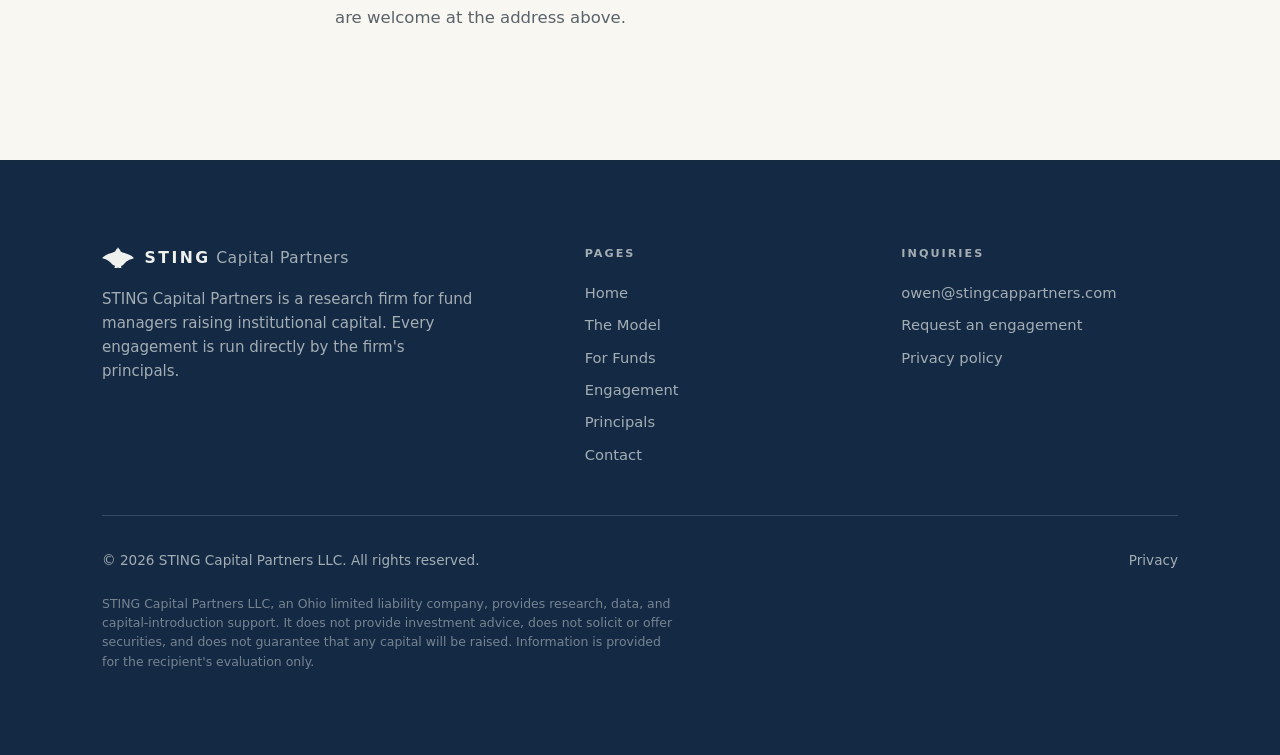
<file: privacy.html>
<!DOCTYPE html>
<html lang="en">
<head>
<meta charset="UTF-8" />
<meta name="viewport" content="width=device-width, initial-scale=1.0" />
<title>Privacy Policy | STING Capital Partners</title>
<meta name="description" content="How STING Capital Partners collects, uses, and protects the information submitted through this website." />
<meta http-equiv="Content-Security-Policy" content="default-src 'self'; script-src 'self'; style-src 'self' 'unsafe-inline' https://fonts.googleapis.com; font-src https://fonts.gstatic.com; img-src 'self' data:; connect-src https://api.web3forms.com; form-action https://api.web3forms.com; base-uri 'none'; object-src 'none'; frame-ancestors 'none'" />
<meta name="referrer" content="strict-origin-when-cross-origin" />
<meta name="theme-color" content="#f9f7f1" />
<link rel="canonical" href="https://stingcapitalpartners.com/privacy" />
<meta name="robots" content="index, follow" />
<link rel="icon" href="favicon.svg" type="image/svg+xml" />
<link rel="preconnect" href="https://fonts.googleapis.com" />
<link rel="preconnect" href="https://fonts.gstatic.com" crossorigin />
<link href="https://fonts.googleapis.com/css2?family=Newsreader:opsz,wght@6..72,400..600&family=Inter:wght@400;500;600&display=swap" rel="stylesheet" />
<link rel="stylesheet" href="styles.css" />
</head>
<body>

<!-- ================= NAV ================= -->
<header class="nav" id="nav">
  <a class="brand" href="index.html" aria-label="STING Capital Partners — home">
    <svg viewBox="0 0 240 157" fill="currentColor" aria-hidden="true"><path d="M 116.3 4.9 C 116.6 6, 110.8 14.4, 107 18.6 C 104.5 21.3, 103 24.1, 102.5 26.7 C 101.3 34, 93.4 38.5, 71.8 44.5 C 43.3 52.4, 20.9 63.2, 8.7 74.8 C -0.4 83.5, 0.7 85.8, 14.8 88.5 C 19.4 89.4, 25.1 91.2, 27.7 92.5 C 30.2 93.9, 32.9 95, 33.6 95 C 34.3 95, 35 95.3, 35.2 95.8 C 35.4 96.2, 39.3 98.4, 44 100.8 C 53.5 105.6, 56.9 108.4, 65.3 118.5 C 74.3 129.3, 86.6 138.3, 95.3 140.4 L 98 141 96 145.1 C 94.7 147.6, 94 150.5, 94.2 152.8 L 94.5 156.5 104.2 156.8 L 113.8 157.1 114.8 154.3 L 115.8 151.5 115.9 154.3 C 116 156.7, 116.4 157, 119.5 157 C 122.8 157, 123.5 156.3, 123.1 153.3 C 122.8 150.9, 124.8 152, 125.4 154.5 C 126 156.9, 126.3 157, 134.4 157 C 146 157, 148.5 154.1, 143.9 145.6 C 142.8 143.5, 142 141.7, 142.2 141.6 C 142.4 141.5, 144.4 140.8, 146.8 140.1 C 154.6 137.9, 159.2 134.1, 175.7 116.2 C 182.2 109.2, 184 107.8, 190.6 104.6 C 192.3 103.8, 194.2 102.4, 195 101.6 C 195.7 100.7, 197 100, 197.9 100 C 198.9 100, 200.5 99.3, 201.6 98.5 C 205.5 95.4, 212.9 92.5, 228 87.9 C 239.3 84.5, 240.1 83, 233.7 76.2 C 222.5 64.4, 199.2 52.9, 169.3 44.4 C 144.2 37.3, 137 33, 137 25.3 C 137 23.6, 135.5 21.3, 132.5 18.3 C 130 15.9, 126.8 11.7, 125.5 8.9 C 122.2 2.5, 120.1 2.3, 120.8 8.5 C 121.2 12.6, 121.1 13, 119.1 13 C 117.4 13, 117 12.5, 117.4 11.3 C 119.1 5.6, 119.1 4.3, 117.6 4.3 C 116.8 4.3, 116.2 4.6, 116.3 4.9" fill-rule="evenodd"/></svg>
    <b><span class="bm">STING</span> <span class="sub">Capital Partners</span></b>
  </a>
  <nav class="nav-links" id="navLinks" aria-label="Primary">
    <a data-page="index.html" href="index.html">Home</a>
    <a data-page="model.html" href="model.html">The Model</a>
    <a data-page="for-funds.html" href="for-funds.html">For Funds</a>
    <a data-page="engagement.html" href="engagement.html">Engagement</a>
    <a data-page="principals.html" href="principals.html">Principals</a>
    <a data-page="contact.html" href="contact.html">Contact</a>
    <a class="nav-cta" href="contact.html">Request an engagement</a>
  </nav>
  <button class="nav-toggle" id="navToggle" aria-label="Open menu" aria-expanded="false" aria-controls="navLinks">
    <span></span><span></span>
  </button>
</header>

<main>

<section class="page-head">
  <div class="wrap">
    <p class="eyebrow">Privacy</p>
    <h1>Privacy policy.</h1>
    <p class="lead">How we handle the information you share with us through this website.</p>
  </div>
</section>

<section class="section">
  <div class="wrap prose">
    <p class="updated">Last updated: July 15, 2026</p>

    <h2>Information we collect</h2>
    <p>The only personal information this site collects is what you submit through the inquiry form or send us by email: your name, firm or fund name, email address, and the details you choose to share about your fund and raise. This site does not use advertising trackers, analytics scripts, or third-party cookies.</p>

    <h2>How we use it</h2>
    <p>We use the information you submit solely to evaluate your inquiry, respond to it, and, if we proceed together, scope and deliver an engagement. We do not sell your information, and we do not share it with third parties for their own use.</p>

    <h2>Service providers</h2>
    <p>Form submissions are delivered to us by Web3Forms, a form-processing service, and handled by our email provider. These providers process your submission only to deliver it to us.</p>

    <h2>Confidentiality of engagement details</h2>
    <p>Details of your strategy and raise shared with us during an inquiry or engagement are treated as confidential and are not shared, shopped, or reused.</p>

    <h2>Retention and deletion</h2>
    <p>We keep inquiry correspondence for as long as needed to handle the inquiry or engagement and to meet our legal obligations. To ask what we hold about you or to request deletion, email <a href="mailto:owen@stingcappartners.com">owen@stingcappartners.com</a>.</p>

    <h2>Changes</h2>
    <p>If we change this policy, we will update this page and its date. Questions are welcome at the address above.</p>
  </div>
</section>

</main>

<!-- ================= FOOTER ================= -->
<footer class="footer">
  <div class="wrap">
    <div class="footer-top">
      <div>
        <div class="brand">
          <svg viewBox="0 0 240 157" fill="currentColor" aria-hidden="true"><path d="M 116.3 4.9 C 116.6 6, 110.8 14.4, 107 18.6 C 104.5 21.3, 103 24.1, 102.5 26.7 C 101.3 34, 93.4 38.5, 71.8 44.5 C 43.3 52.4, 20.9 63.2, 8.7 74.8 C -0.4 83.5, 0.7 85.8, 14.8 88.5 C 19.4 89.4, 25.1 91.2, 27.7 92.5 C 30.2 93.9, 32.9 95, 33.6 95 C 34.3 95, 35 95.3, 35.2 95.8 C 35.4 96.2, 39.3 98.4, 44 100.8 C 53.5 105.6, 56.9 108.4, 65.3 118.5 C 74.3 129.3, 86.6 138.3, 95.3 140.4 L 98 141 96 145.1 C 94.7 147.6, 94 150.5, 94.2 152.8 L 94.5 156.5 104.2 156.8 L 113.8 157.1 114.8 154.3 L 115.8 151.5 115.9 154.3 C 116 156.7, 116.4 157, 119.5 157 C 122.8 157, 123.5 156.3, 123.1 153.3 C 122.8 150.9, 124.8 152, 125.4 154.5 C 126 156.9, 126.3 157, 134.4 157 C 146 157, 148.5 154.1, 143.9 145.6 C 142.8 143.5, 142 141.7, 142.2 141.6 C 142.4 141.5, 144.4 140.8, 146.8 140.1 C 154.6 137.9, 159.2 134.1, 175.7 116.2 C 182.2 109.2, 184 107.8, 190.6 104.6 C 192.3 103.8, 194.2 102.4, 195 101.6 C 195.7 100.7, 197 100, 197.9 100 C 198.9 100, 200.5 99.3, 201.6 98.5 C 205.5 95.4, 212.9 92.5, 228 87.9 C 239.3 84.5, 240.1 83, 233.7 76.2 C 222.5 64.4, 199.2 52.9, 169.3 44.4 C 144.2 37.3, 137 33, 137 25.3 C 137 23.6, 135.5 21.3, 132.5 18.3 C 130 15.9, 126.8 11.7, 125.5 8.9 C 122.2 2.5, 120.1 2.3, 120.8 8.5 C 121.2 12.6, 121.1 13, 119.1 13 C 117.4 13, 117 12.5, 117.4 11.3 C 119.1 5.6, 119.1 4.3, 117.6 4.3 C 116.8 4.3, 116.2 4.6, 116.3 4.9" fill-rule="evenodd"/></svg>
          <b><span class="bm">STING</span> <span class="sub">Capital Partners</span></b>
        </div>
        <p class="footer-blurb">STING Capital Partners is a research firm for fund managers raising institutional capital. Every engagement is run directly by the firm's principals.</p>
      </div>
      <div class="footer-col">
        <h4>Pages</h4>
        <a href="index.html">Home</a>
        <a href="model.html">The Model</a>
        <a href="for-funds.html">For Funds</a>
        <a href="engagement.html">Engagement</a>
        <a href="principals.html">Principals</a>
        <a href="contact.html">Contact</a>
      </div>
      <div class="footer-col">
        <h4>Inquiries</h4>
        <a href="mailto:owen@stingcappartners.com">owen@stingcappartners.com</a>
        <a href="contact.html">Request an engagement</a>
        <a href="privacy.html">Privacy policy</a>
      </div>
    </div>
    <div class="footer-bot">
      <span class="copy">© <span id="year">2026</span> STING Capital Partners LLC. All rights reserved.</span>
      <a class="copy" href="privacy.html">Privacy</a>
    </div>
    <p class="disclaimer">STING Capital Partners LLC, an Ohio limited liability company, provides research, data, and capital-introduction support. It does not provide investment advice, does not solicit or offer securities, and does not guarantee that any capital will be raised. Information is provided for the recipient's evaluation only.</p>
  </div>
</footer>

<script src="main.js"></script>
</body>
</html>
</file>
<file: styles.css>
/* =========================================================================
   STING Capital Partners — shared design system
   Light, restrained, institutional. Warm cream paper, deep navy ink,
   a single blue accent. Minimal motion.
   ========================================================================= */

:root {
  /* palette */
  --paper:     #f9f7f1;
  --paper-2:   #f2eee4;
  --card:      #fffefa;
  --wash:      #e9eef3;
  --ink:       #1c2836;
  --ink-dim:   rgba(28, 40, 54, 0.72);
  --ink-faint: rgba(28, 40, 54, 0.52);
  --navy:      #1d3a5f;
  --navy-deep: #152c49;
  --blue:      #2f5f8f;
  --line:      rgba(28, 40, 54, 0.14);
  --line-2:    rgba(28, 40, 54, 0.26);

  /* footer (dark band) */
  --f-ink:     #142a44;
  --f-bone:    #eef1ee;
  --f-dim:     rgba(238, 241, 238, 0.66);
  --f-faint:   rgba(238, 241, 238, 0.45);
  --f-line:    rgba(238, 241, 238, 0.16);

  /* type */
  --sans:  "Inter", system-ui, -apple-system, "Segoe UI", sans-serif;
  --serif: "Newsreader", Georgia, "Times New Roman", serif;

  /* metrics */
  --wrap: 1180px;
  --nav-h: 76px;
  --ease: cubic-bezier(0.22, 0.61, 0.36, 1);
}

* { box-sizing: border-box; }

html { -webkit-text-size-adjust: 100%; scroll-behavior: smooth; }

body {
  margin: 0;
  background: var(--paper);
  color: var(--ink);
  font-family: var(--sans);
  font-weight: 400;
  font-size: 16.5px;
  line-height: 1.6;
  -webkit-font-smoothing: antialiased;
  text-rendering: optimizeLegibility;
  overflow-x: hidden;
}

::selection { background: rgba(47, 95, 143, 0.18); color: var(--ink); }

/* ---- type ---- */
h1, h2, h3 {
  font-family: var(--serif);
  font-weight: 500;
  line-height: 1.08;
  letter-spacing: -0.01em;
  margin: 0;
  color: var(--ink);
  text-wrap: balance;
}
h2 { font-size: clamp(1.8rem, 3.2vw, 2.7rem); }
h3 { font-family: var(--sans); font-weight: 600; font-size: 1.08rem; letter-spacing: -0.01em; }
p  { margin: 0; }

a { color: inherit; text-decoration: none; }

.eyebrow {
  font-size: 0.72rem;
  font-weight: 600;
  letter-spacing: 0.2em;
  text-transform: uppercase;
  color: var(--blue);
  margin: 0 0 1.4rem;
  display: flex;
  align-items: center;
  gap: 0.7rem;
}
.eyebrow::before {
  content: "";
  width: 26px;
  height: 1px;
  background: var(--blue);
  opacity: 0.6;
}

.lead {
  color: var(--ink-dim);
  font-size: clamp(1.05rem, 1.4vw, 1.22rem);
  line-height: 1.6;
  max-width: 52ch;
}

/* ---- layout ---- */
.wrap {
  width: 100%;
  max-width: var(--wrap);
  margin-inline: auto;
  padding-inline: clamp(20px, 5vw, 52px);
}

.section {
  position: relative;
  padding-block: clamp(68px, 10vw, 128px);
  border-top: 1px solid var(--line);
}
.section--alt  { background: var(--paper-2); }
.section--wash { background: var(--wash); }

/* ---- buttons ---- */
.btn {
  display: inline-flex;
  align-items: center;
  gap: 0.6em;
  font-family: var(--sans);
  font-size: 0.92rem;
  font-weight: 500;
  letter-spacing: 0.01em;
  padding: 0.9rem 1.55rem;
  border-radius: 3px;
  border: 1px solid transparent;
  cursor: pointer;
  transition: background 0.2s var(--ease), color 0.2s var(--ease),
              border-color 0.2s var(--ease);
}
.btn--solid { background: var(--navy); color: #fdfcf8; }
.btn--solid:hover { background: var(--navy-deep); }
.btn--ghost { background: transparent; color: var(--ink); border-color: var(--line-2); }
.btn--ghost:hover { border-color: var(--navy); color: var(--navy); }

/* ---- nav ---- */
.nav {
  position: fixed;
  inset: 0 0 auto 0;
  z-index: 50;
  height: var(--nav-h);
  display: flex;
  align-items: center;
  justify-content: space-between;
  padding-inline: clamp(20px, 5vw, 52px);
  transition: background 0.3s var(--ease), border-color 0.3s var(--ease);
  border-bottom: 1px solid transparent;
}
.nav.solid {
  background: rgba(249, 247, 241, 0.88);
  backdrop-filter: blur(12px);
  -webkit-backdrop-filter: blur(12px);
  border-bottom-color: var(--line);
}

.brand { display: inline-flex; align-items: center; gap: 0.65rem; }
.brand svg { width: 32px; height: 21px; color: var(--navy); flex: none; }
.brand b {
  font-weight: 500;
  font-size: 0.98rem;
  letter-spacing: 0.03em;
  white-space: nowrap;
  color: var(--ink);
}
.brand .bm { font-weight: 650; letter-spacing: 0.16em; }
.brand .sub { color: var(--ink-dim); }

.nav-links { display: flex; align-items: center; gap: clamp(1rem, 2.4vw, 2.1rem); }
.nav-links a[data-page] {
  position: relative;
  font-size: 0.9rem;
  color: var(--ink-dim);
  transition: color 0.2s var(--ease);
}
.nav-links a[data-page]:hover { color: var(--ink); }
.nav-links a[data-page]::after {
  content: "";
  position: absolute;
  left: 0;
  right: 100%;
  bottom: -6px;
  height: 1px;
  background: var(--navy);
  transition: right 0.24s var(--ease);
}
.nav-links a[data-page]:hover::after { right: 0; }
.nav-links a[aria-current="page"] { color: var(--ink); }
.nav-links a[aria-current="page"]::after { right: 0; }
.nav-cta {
  font-size: 0.86rem;
  font-weight: 500;
  color: #fdfcf8 !important;
  background: var(--navy);
  padding: 0.58rem 1.1rem;
  border-radius: 3px;
  transition: background 0.2s var(--ease);
}
.nav-cta::after { display: none; }
.nav-cta:hover { background: var(--navy-deep); }

.nav-toggle {
  display: none;
  flex-direction: column;
  gap: 5px;
  width: 42px;
  height: 42px;
  align-items: center;
  justify-content: center;
  background: none;
  border: 1px solid var(--line-2);
  border-radius: 3px;
  cursor: pointer;
}
.nav-toggle span { width: 18px; height: 1.5px; background: var(--ink); }

/* ---- hero ---- */
.hero {
  position: relative;
  min-height: max(560px, 88vh);
  display: flex;
  align-items: center;
  overflow: hidden;
  padding-top: calc(var(--nav-h) + clamp(20px, 4vw, 56px));
  padding-bottom: clamp(48px, 7vw, 96px);
  border-bottom: 1px solid var(--line);
}
.hero-glow {
  position: absolute;
  inset: 0;
  background:
    radial-gradient(110% 90% at 82% 30%, rgba(47, 95, 143, 0.07), transparent 60%),
    radial-gradient(90% 70% at 8% 90%, rgba(29, 58, 95, 0.05), transparent 55%);
  z-index: 0;
  pointer-events: none;
}
.hero-inner { position: relative; z-index: 2; }
.hero-copy { max-width: min(32rem, 42vw); }
.hero h1 {
  font-size: clamp(2.1rem, 3.9vw, 3.3rem);
  line-height: 1.08;
  max-width: 18ch;
}
.hero .eyebrow { margin-bottom: 1.7rem; }
.hero .lead { margin-top: 1.6rem; max-width: 44ch; }
.hero-actions { display: flex; gap: 14px; flex-wrap: wrap; margin-top: 2.4rem; align-items: center; }

/* the eagle ray: engraved ink printed straight onto the page — no plate, no frame.
   Anchored to the viewport edge (not the wrap) so 30% swims off to the right,
   set low enough to clear the nav; the tail trails off the bottom-right. */
.hero-fig {
  position: absolute;
  top: 50%;
  right: 0;
  z-index: 1;
  margin: 0;
  width: min(64vw, 800px);
  transform: translate(30%, -35%);
  pointer-events: none;
}
.hero-fig img {
  display: block;
  width: 100%;
  height: auto;
  /* banking to the left, toward the statement */
  transform: rotate(-8deg);
}
@media (max-width: 1024px) {
  .hero {
    min-height: 0;
    flex-direction: column;
    align-items: stretch;
  }
  .hero-copy { max-width: none; }
  .hero-fig {
    position: static;
    transform: none;
    width: min(78vw, 400px);
    margin: 2.2rem auto 0;
  }
}

/* ---- assurances strip ---- */
.assure {
  border-top: 1px solid var(--line);
  border-bottom: 1px solid var(--line);
  background: var(--paper-2);
}
.assure-row {
  display: flex;
  flex-wrap: wrap;
  gap: clamp(1.2rem, 4vw, 3rem);
  padding-block: clamp(1.4rem, 2.6vw, 2rem);
  justify-content: space-between;
}
.assure-item {
  display: flex;
  align-items: center;
  gap: 0.85rem;
  flex: 1 1 220px;
}
.assure-item svg { width: 22px; height: 22px; color: var(--navy); flex: none; }
.assure-item b { display: block; font-weight: 600; font-size: 0.95rem; }
.assure-item span { color: var(--ink-dim); font-size: 0.82rem; }

/* ---- section heads ---- */
.sec-head { max-width: 64ch; margin-bottom: clamp(2.2rem, 4.5vw, 3.6rem); }
.sec-head .lead { margin-top: 1.3rem; }
.txt-link {
  display: inline-flex;
  align-items: center;
  gap: 0.4rem;
  font-size: 0.9rem;
  font-weight: 500;
  color: var(--blue);
  border-bottom: 1px solid var(--line-2);
  padding-bottom: 3px;
  white-space: nowrap;
  transition: border-color 0.2s var(--ease), color 0.2s var(--ease);
}
.txt-link:hover { border-color: var(--blue); color: var(--navy); }

/* ---- statistic band ---- */
.stat-row {
  display: grid;
  grid-template-columns: auto 1fr;
  align-items: center;
  gap: clamp(1.5rem, 5vw, 5rem);
}
.stat-num {
  font-family: var(--serif);
  font-weight: 400;
  font-size: clamp(5rem, 16vw, 11.5rem);
  line-height: 0.85;
  letter-spacing: -0.02em;
  color: var(--navy);
}
.stat-num span { font-size: 0.42em; vertical-align: baseline; }
.stat-copy {
  color: var(--ink-dim);
  font-size: clamp(1.02rem, 1.5vw, 1.24rem);
  line-height: 1.55;
  max-width: 48ch;
}
.stat-copy b { color: var(--ink); font-weight: 600; }
@media (max-width: 760px) {
  .stat-row { grid-template-columns: 1fr; gap: 1.5rem; }
}

/* ---- who we serve grid ---- */
.serve-grid {
  display: grid;
  grid-template-columns: repeat(3, 1fr);
  border-top: 1px solid var(--line);
  border-left: 1px solid var(--line);
}
.serve {
  background: var(--card);
  padding: clamp(1.5rem, 2.4vw, 2.2rem);
  border-right: 1px solid var(--line);
  border-bottom: 1px solid var(--line);
}
.serve h3 { font-size: 1.02rem; margin-bottom: 0.45rem; }
.serve p { color: var(--ink-dim); font-size: 0.9rem; line-height: 1.5; }
.serve .tick { display: block; width: 18px; height: 2px; background: var(--blue); margin-bottom: 1.2rem; opacity: 0.75; }
@media (max-width: 860px) { .serve-grid { grid-template-columns: repeat(2, 1fr); } }
@media (max-width: 520px) { .serve-grid { grid-template-columns: 1fr; } }

/* ---- process steps ---- */
.steps {
  display: grid;
  grid-template-columns: repeat(3, 1fr);
  gap: 1px;
  background: var(--line);
  border: 1px solid var(--line);
}
.step { background: var(--card); padding: clamp(1.7rem, 2.6vw, 2.4rem); }
.step .num {
  font-family: var(--serif);
  font-size: 2.2rem;
  line-height: 1;
  color: var(--blue);
  display: block;
  margin-bottom: 1rem;
}
.step h3 { font-size: 1.08rem; margin-bottom: 0.55rem; }
.step p { color: var(--ink-dim); font-size: 0.92rem; line-height: 1.55; }
@media (max-width: 760px) { .steps { grid-template-columns: 1fr; } }

/* ---- closing CTA ---- */
.cta-band { text-align: center; }
.cta-band .eyebrow { justify-content: center; }
.cta-band .eyebrow::before { display: none; }
.cta-band h2 { max-width: 20ch; margin-inline: auto; }
.cta-band .lead { margin: 1.3rem auto 2.3rem; text-align: center; }

/* ===================== inner-page components ===================== */

.page-head {
  position: relative;
  padding-top: calc(var(--nav-h) + clamp(52px, 8vw, 110px));
  padding-bottom: clamp(40px, 6vw, 72px);
  border-bottom: 1px solid var(--line);
}
.page-head h1 {
  font-size: clamp(2.3rem, 5vw, 3.9rem);
  line-height: 1.05;
  max-width: 20ch;
}
.page-head .lead { margin-top: 1.5rem; }

/* editorial two-column split */
.split {
  display: grid;
  grid-template-columns: 0.85fr 1.3fr;
  gap: clamp(1.8rem, 5vw, 5rem);
  align-items: start;
}
.split-body p { color: var(--ink-dim); font-size: 1.05rem; line-height: 1.65; max-width: 58ch; }
.split-body p + p { margin-top: 1.1rem; }
.split-body strong, .split-body b { color: var(--ink); font-weight: 600; }
@media (max-width: 800px) { .split { grid-template-columns: 1fr; } }

/* vertical numbered process flow */
.flow { border-top: 1px solid var(--line); }
.flow-step {
  display: grid;
  grid-template-columns: 3.5rem 13rem 1fr;
  gap: clamp(1rem, 3vw, 2.5rem);
  padding: clamp(1.4rem, 3vw, 2.1rem) clamp(0.4rem, 1.5vw, 1rem);
  border-bottom: 1px solid var(--line);
  align-items: baseline;
}
.flow-step .n { font-family: var(--serif); font-size: 1.55rem; color: var(--blue); line-height: 1; }
.flow-step h3 { font-size: 1.1rem; }
.flow-step p { color: var(--ink-dim); font-size: 0.96rem; line-height: 1.55; max-width: 60ch; }
@media (max-width: 800px) {
  .flow-step { grid-template-columns: 2.5rem 1fr; }
  .flow-step h3 { grid-column: 2; }
  .flow-step p { grid-column: 2; margin-top: 0.4rem; }
}

/* match-mode cards */
.modes { display: grid; grid-template-columns: 1fr 1fr; gap: clamp(1rem, 2vw, 1.5rem); }
.mode {
  border: 1px solid var(--line);
  border-top: 2px solid var(--navy);
  padding: clamp(1.7rem, 3vw, 2.6rem);
  background: var(--card);
}
.mode .k { font-size: 0.7rem; font-weight: 600; letter-spacing: 0.18em; text-transform: uppercase; color: var(--blue); }
.mode h3 { font-family: var(--serif); font-weight: 500; font-size: clamp(1.25rem, 2vw, 1.55rem); margin: 0.85rem 0 0.75rem; }
.mode p { color: var(--ink-dim); line-height: 1.6; }
@media (max-width: 800px) { .modes { grid-template-columns: 1fr; } }

/* fit list */
.fit { list-style: none; padding: 0; margin: 0; border-top: 1px solid var(--line); }
.fit li {
  display: flex;
  gap: 1rem;
  padding: 1rem 0;
  border-bottom: 1px solid var(--line);
  align-items: baseline;
}
.fit li::before { content: ""; flex: none; width: 14px; height: 2px; background: var(--blue); transform: translateY(-0.45em); }

/* engagement timeline */
.timeline { display: grid; grid-template-columns: repeat(4, 1fr); gap: 1px; border: 1px solid var(--line); background: var(--line); }
.phase { background: var(--card); padding: clamp(1.5rem, 2.4vw, 2.1rem); }
.phase .n { font-family: var(--serif); font-size: 1.4rem; color: var(--blue); display: block; margin-bottom: 0.85rem; }
.phase h3 { font-size: 1.02rem; margin-bottom: 0.45rem; }
.phase p { color: var(--ink-dim); font-size: 0.9rem; line-height: 1.5; }
@media (max-width: 800px) { .timeline { grid-template-columns: 1fr 1fr; } }
@media (max-width: 480px) { .timeline { grid-template-columns: 1fr; } }

/* fee line */
.fee-line {
  border-left: 2px solid var(--navy);
  padding-left: 1.1rem;
  margin-top: 2.2rem;
  color: var(--ink-dim);
  font-size: 0.98rem;
  max-width: 54ch;
}

/* ===================== principals ===================== */
.principals-grid {
  display: grid;
  grid-template-columns: 1fr 1fr;
  gap: clamp(1rem, 2vw, 1.5rem);
}
.principal {
  border: 1px solid var(--line);
  background: var(--card);
  padding: clamp(1.7rem, 3vw, 2.5rem);
}
.portrait {
  position: relative;
  width: clamp(116px, 14vw, 148px);
  margin-bottom: 1.5rem;
}
.portrait img {
  display: block;
  width: 100%;
  aspect-ratio: 1;
  object-fit: cover;
}
.portrait::after {
  content: "";
  position: absolute;
  inset: 0;
  border: 1px solid rgba(29, 58, 95, 0.4);
  transform: translate(8px, 8px);
  pointer-events: none;
}
.principal h3 { font-family: var(--serif); font-weight: 500; font-size: clamp(1.3rem, 2vw, 1.6rem); margin-bottom: 0.3rem; }
.principal .role { color: var(--ink-dim); font-size: 0.95rem; }
.principal .school {
  display: flex;
  align-items: center;
  gap: 0.6rem;
  margin-top: 0.85rem;
  font-size: 0.7rem;
  font-weight: 600;
  letter-spacing: 0.16em;
  text-transform: uppercase;
  color: var(--blue);
}
.principal .school::before { content: ""; width: 18px; height: 1px; background: var(--blue); opacity: 0.7; }
.principal .bio { margin-top: 1.15rem; color: var(--ink-dim); font-size: 0.97rem; line-height: 1.6; }
.principal .plink {
  display: inline-flex;
  align-items: center;
  gap: 0.5rem;
  margin-top: 1.35rem;
  font-size: 0.85rem;
  font-weight: 500;
  color: var(--blue);
  border-bottom: 1px solid var(--line-2);
  padding-bottom: 3px;
  transition: border-color 0.2s var(--ease), color 0.2s var(--ease);
}
.principal .plink:hover { border-color: var(--blue); color: var(--navy); }
.principal .plink svg { width: 14px; height: 14px; flex: none; }
@media (max-width: 760px) { .principals-grid { grid-template-columns: 1fr; } }

/* compact principals band (home page) */
.pband-row {
  display: flex;
  align-items: center;
  justify-content: space-between;
  gap: clamp(1.4rem, 4vw, 3rem);
  flex-wrap: wrap;
}
.pband-people { display: flex; align-items: center; gap: 1.1rem; }
.pband-faces { display: flex; }
.pband-faces img {
  width: 56px;
  height: 56px;
  border-radius: 50%;
  object-fit: cover;
  border: 2px solid var(--paper);
}
.pband-faces img + img { margin-left: -14px; }
.pband-copy b { display: block; font-weight: 600; }
.pband-copy span { color: var(--ink-dim); font-size: 0.9rem; }

/* ===================== contact + form ===================== */
.contact-section {
  padding-top: calc(var(--nav-h) + clamp(52px, 8vw, 110px));
  padding-bottom: clamp(64px, 9vw, 120px);
}
.contact-grid {
  display: grid;
  grid-template-columns: 0.9fr 1.1fr;
  gap: clamp(2.2rem, 5vw, 5rem);
  align-items: start;
}
.contact-info h1 {
  font-size: clamp(2.2rem, 4.6vw, 3.4rem);
  line-height: 1.05;
  margin: 0.5rem 0 0;
  max-width: 16ch;
}
.contact-info .lead { margin-top: 1.4rem; max-width: 42ch; }
.info-list { margin-top: 2.3rem; border-top: 1px solid var(--line); }
.info-row { display: flex; gap: 1.4rem; padding: 1rem 0; border-bottom: 1px solid var(--line); }
.info-row .k {
  flex: none; width: 7rem;
  color: var(--ink-faint);
  font-size: 0.7rem; font-weight: 600; letter-spacing: 0.14em; text-transform: uppercase;
  padding-top: 0.25rem;
}
.info-row .v { color: var(--ink); font-size: 0.95rem; }
.info-row .v a { color: var(--blue); }
.info-row .v a:hover { color: var(--navy); text-decoration: underline; }

.form {
  margin: 0;
  background: var(--card);
  border: 1px solid var(--line);
  border-radius: 4px;
  padding: clamp(1.5rem, 3vw, 2.3rem);
}
.field { display: flex; flex-direction: column; gap: 0.45rem; margin-bottom: 1.05rem; }
.field label { font-size: 0.72rem; font-weight: 600; letter-spacing: 0.1em; text-transform: uppercase; color: var(--ink-dim); }
.req { color: var(--blue); }
.row2 { display: grid; grid-template-columns: 1fr 1fr; gap: 1.05rem; }
.row2 .field { margin-bottom: 0; }
.input, .select, .textarea {
  width: 100%;
  background: var(--paper);
  border: 1px solid var(--line-2);
  color: var(--ink);
  font: inherit;
  font-size: 0.96rem;
  padding: 0.8rem 0.95rem;
  border-radius: 3px;
  transition: border-color 0.2s var(--ease), box-shadow 0.2s var(--ease);
}
.input::placeholder, .textarea::placeholder { color: var(--ink-faint); }
.input:focus, .select:focus, .textarea:focus {
  border-color: var(--blue);
  outline: none;
  box-shadow: 0 0 0 3px rgba(47, 95, 143, 0.14);
}
.select {
  appearance: none; -webkit-appearance: none;
  padding-right: 2.6rem;
  background-image: url("data:image/svg+xml,%3Csvg xmlns='http://www.w3.org/2000/svg' width='12' height='8' viewBox='0 0 12 8' fill='none' stroke='%232f5f8f' stroke-width='1.5'%3E%3Cpath d='M1 1.5 6 6.5 11 1.5'/%3E%3C/svg%3E");
  background-repeat: no-repeat;
  background-position: right 1rem center;
}
.textarea { min-height: 140px; resize: vertical; }
.form .btn { margin-top: 0.4rem; }
.form-status {
  min-height: 1.4em;
  margin-top: 1rem;
  font-size: 0.9rem;
  line-height: 1.5;
  opacity: 0;
  transition: opacity 0.25s var(--ease);
}
.form-status.show { opacity: 1; }
.form-status.ok { color: var(--navy); }
.form-status.err { color: #a04b2e; }
.consent { color: var(--ink-faint); font-size: 0.8rem; line-height: 1.5; margin-top: 1.1rem; }
.consent a { color: var(--blue); text-decoration: underline; }
@media (max-width: 800px) {
  .contact-grid { grid-template-columns: 1fr; }
  .contact-info h1 { max-width: none; }
}
@media (max-width: 480px) {
  .row2 { grid-template-columns: 1fr; gap: 0; }
  .row2 .field { margin-bottom: 1.05rem; }
}

/* ===================== prose (privacy) ===================== */
.prose { max-width: 68ch; }
.prose h2 { font-size: 1.4rem; margin: 2.4rem 0 0.8rem; }
.prose p, .prose li { color: var(--ink-dim); line-height: 1.7; }
.prose p + p { margin-top: 0.9rem; }
.prose ul { padding-left: 1.2rem; margin: 0.8rem 0; }
.prose a { color: var(--blue); text-decoration: underline; }
.prose .updated { font-size: 0.85rem; color: var(--ink-faint); }

/* ---- reveal (single, subtle) ---- */
.reveal { opacity: 0; transform: translateY(10px); transition: opacity 0.5s var(--ease), transform 0.5s var(--ease); }
.reveal.in { opacity: 1; transform: none; }
.reveal.d1 { transition-delay: 0.06s; }
.reveal.d2 { transition-delay: 0.12s; }
.reveal.d3 { transition-delay: 0.18s; }

/* ---- footer ---- */
.footer {
  border-top: 1px solid var(--line);
  background: var(--f-ink);
  color: var(--f-bone);
  padding-block: clamp(52px, 7vw, 84px);
}
.footer .brand svg { color: var(--f-bone); }
.footer .brand b, .footer .brand .bm { color: var(--f-bone); }
.footer .brand .sub { color: var(--f-dim); }
.footer-top {
  display: grid;
  grid-template-columns: 1.6fr 1fr 1fr;
  gap: 2.5rem;
  padding-bottom: 2.5rem;
  border-bottom: 1px solid var(--f-line);
}
.footer .brand { margin-bottom: 1rem; }
.footer-blurb { color: var(--f-dim); max-width: 40ch; font-size: 0.94rem; }
.footer-col h4 {
  font-size: 0.7rem;
  letter-spacing: 0.18em;
  text-transform: uppercase;
  color: var(--f-dim);
  margin: 0 0 1.1rem;
  font-weight: 600;
}
.footer-col a {
  display: block;
  color: var(--f-dim);
  font-size: 0.92rem;
  margin-bottom: 0.55rem;
  transition: color 0.2s var(--ease);
}
.footer-col a:hover { color: var(--f-bone); }
.footer-bot {
  padding-top: 2.1rem;
  display: flex;
  flex-wrap: wrap;
  gap: 1rem 2rem;
  align-items: baseline;
  justify-content: space-between;
}
.footer-bot .copy { color: var(--f-dim); font-size: 0.85rem; }
.footer-bot a.copy:hover { color: var(--f-bone); text-decoration: underline; }
.disclaimer {
  color: var(--f-faint);
  font-size: 0.78rem;
  line-height: 1.55;
  max-width: 72ch;
  margin-top: 1.4rem;
}

/* ---- focus + motion floor ---- */
a:focus-visible, button:focus-visible, .input:focus-visible,
.select:focus-visible, .textarea:focus-visible, [tabindex]:focus-visible {
  outline: 2px solid var(--blue);
  outline-offset: 3px;
  border-radius: 2px;
}

@media (prefers-reduced-motion: reduce) {
  html { scroll-behavior: auto; }
  * { scroll-behavior: auto !important; }
  .reveal { opacity: 1; transform: none; transition: none; }
}

/* ---- responsive nav ---- */
@media (max-width: 880px) {
  .nav-toggle { display: flex; }
  .nav-links {
    position: fixed;
    inset: var(--nav-h) 0 auto 0;
    flex-direction: column;
    align-items: flex-start;
    gap: 1.25rem;
    background: rgba(249, 247, 241, 0.98);
    backdrop-filter: blur(12px);
    -webkit-backdrop-filter: blur(12px);
    border-bottom: 1px solid var(--line);
    padding: 1.6rem clamp(20px, 5vw, 52px) 2rem;
    transform: translateY(-12px);
    opacity: 0;
    pointer-events: none;
    transition: opacity 0.25s var(--ease), transform 0.25s var(--ease);
  }
  .nav-links.open { opacity: 1; transform: none; pointer-events: auto; }
  .nav-links a[data-page]::after { display: none; }
  .nav-cta { align-self: flex-start; }
  .footer-top { grid-template-columns: 1fr; gap: 2rem; }
}
</file>
